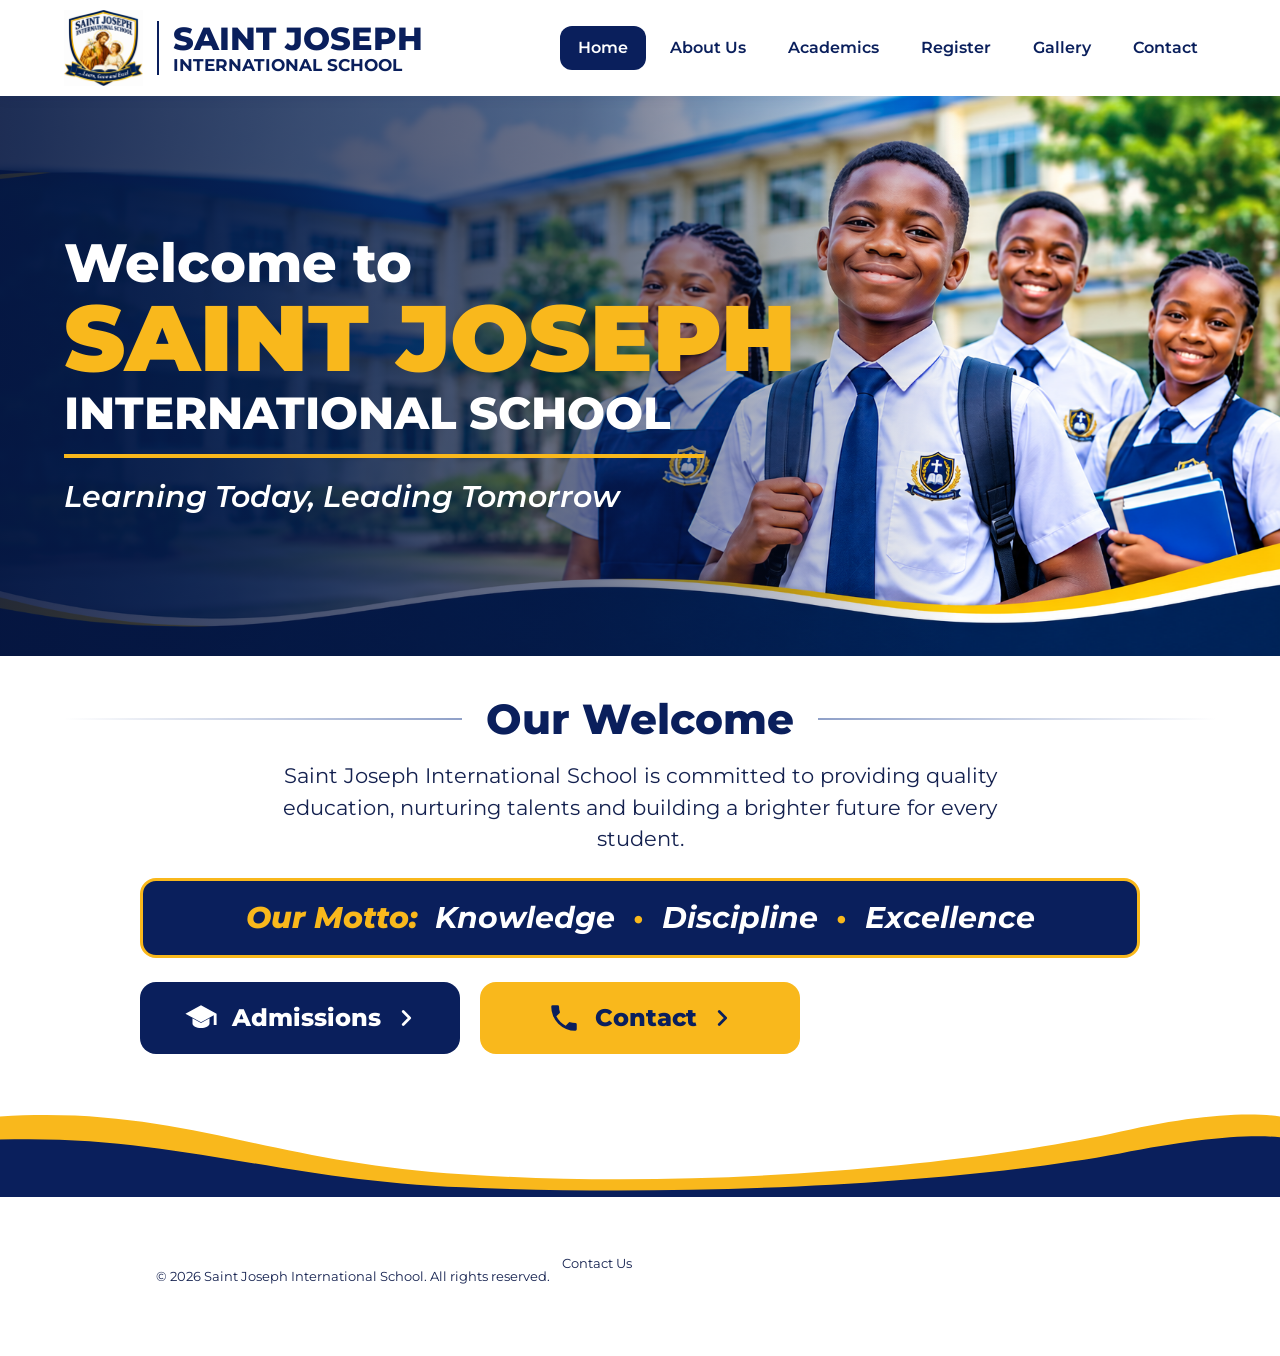
<file: index.html>
<!DOCTYPE html>
<html lang="en">
<head>
  <meta charset="UTF-8">
  <meta name="viewport" content="width=device-width, initial-scale=1">
  <title>Saint Joseph International School</title>
  <meta name="description" content="Saint Joseph International School provides quality education, nurtures talents and builds a brighter future for every student.">
  <link rel="preconnect" href="https://fonts.googleapis.com">
  <link rel="preconnect" href="https://fonts.gstatic.com" crossorigin>
  <link href="https://fonts.googleapis.com/css2?family=Montserrat:ital,wght@0,500;0,600;0,700;0,800;0,900;1,600;1,700;1,800&display=swap" rel="stylesheet">
  <link rel="stylesheet" href="Home.css">
  <link rel="stylesheet" href="Nav.css">
</head>
<body>
  <header class="site-header">
    <a class="brand" href="home.html">
      <img src="T/L.png" alt="Saint Joseph International School crest">
      <div class="brand-text">
        <strong>SAINT JOSEPH</strong>
        <span>INTERNATIONAL SCHOOL</span>
      </div>
    </a>

    <input type="checkbox" id="menuToggle" class="menu-toggle" aria-label="Toggle menu">
    <label for="menuToggle" class="menu-btn" aria-hidden="true"><span></span></label>

    <nav class="main-nav" id="mainNav" aria-label="Main">
      <ul>
        <li><a class="active" href="home.html" aria-current="page">Home</a></li>
        <li><a href="AboutUs.html">About Us</a></li>
        <li><a href="Academics.html">Academics</a></li>
        <li><a href="Register.html">Register</a></li>
        <li><a href="gallery.html">Gallery</a></li>
        <li><a href="C.html">Contact</a></li>
      </ul>
    </nav>
  </header>

  <main>
    <section class="hero">
      <div class="hero-content">
        <p class="welcome-to">Welcome to</p>
        <h1 class="hero-name">SAINT JOSEPH</h1>
        <p class="hero-sub">INTERNATIONAL SCHOOL</p>
        <hr class="hero-line">
        <p class="tagline">Learning Today, Leading Tomorrow</p>
      </div>
    </section>

    <section class="welcome">
      <h2 class="section-title">Our Welcome</h2>
      <p>Saint Joseph International School is committed to providing quality education, nurturing talents and building a brighter future for every student.</p>
    </section>

    <div class="motto">
      <span class="label">Our Motto:</span>
      <span>Knowledge</span>
      <span class="dot" aria-hidden="true">&bull;</span>
      <span>Discipline</span>
      <span class="dot" aria-hidden="true">&bull;</span>
      <span>Excellence</span>
    </div>

    <div class="actions">
      <a class="btn" href="Register.html">
        <svg viewBox="0 0 24 24" aria-hidden="true"><path d="M12 3 1 9l11 6 9-4.9V17h2V9L12 3Zm-6 9.2v3.6c0 1.7 2.7 3.2 6 3.2s6-1.5 6-3.2v-3.6l-6 3.3-6-3.3Z"/></svg>
        Admissions
        <svg class="chev" viewBox="0 0 24 24" aria-hidden="true"><path d="m9 5 7 7-7 7"/></svg>
      </a>
      <a class="btn gold" href="C.html">
        <svg viewBox="0 0 24 24" aria-hidden="true"><path d="M6.6 10.8a15.1 15.1 0 0 0 6.6 6.6l2.2-2.2a1 1 0 0 1 1-.25c1.1.37 2.3.57 3.6.57a1 1 0 0 1 1 1V20a1 1 0 0 1-1 1A17 17 0 0 1 3 4a1 1 0 0 1 1-1h3.5a1 1 0 0 1 1 1c0 1.3.2 2.5.57 3.6a1 1 0 0 1-.25 1L6.6 10.8Z"/></svg>
        Contact
        <svg class="chev" viewBox="0 0 24 24" aria-hidden="true"><path d="m9 5 7 7-7 7"/></svg>
      </a>
       
    </div>
  </main>

  <svg class="wave" viewBox="0 0 1440 100" preserveAspectRatio="none" aria-hidden="true">
    <path fill="#f9b81c" d="M0,30 C200,20 300,70 520,80 C800,95 1100,70 1250,45 C1330,30 1400,25 1440,30 L1440,100 L0,100 Z"/>
    <path fill="#0a1f5c" d="M0,50 C200,45 320,88 540,92 C820,100 1100,85 1260,62 C1340,50 1400,45 1440,48 L1440,100 L0,100 Z"/>
  </svg>
  
<section class="info" id="contact">
    
  <footer class="footer">
    <p>&copy; 2026 Saint Joseph International School. All rights reserved.</p>
    <a href="C.html" class="btn-register">Contact Us </a>
  </footer>
  </section>

  
  
</body>
</html>
</file>
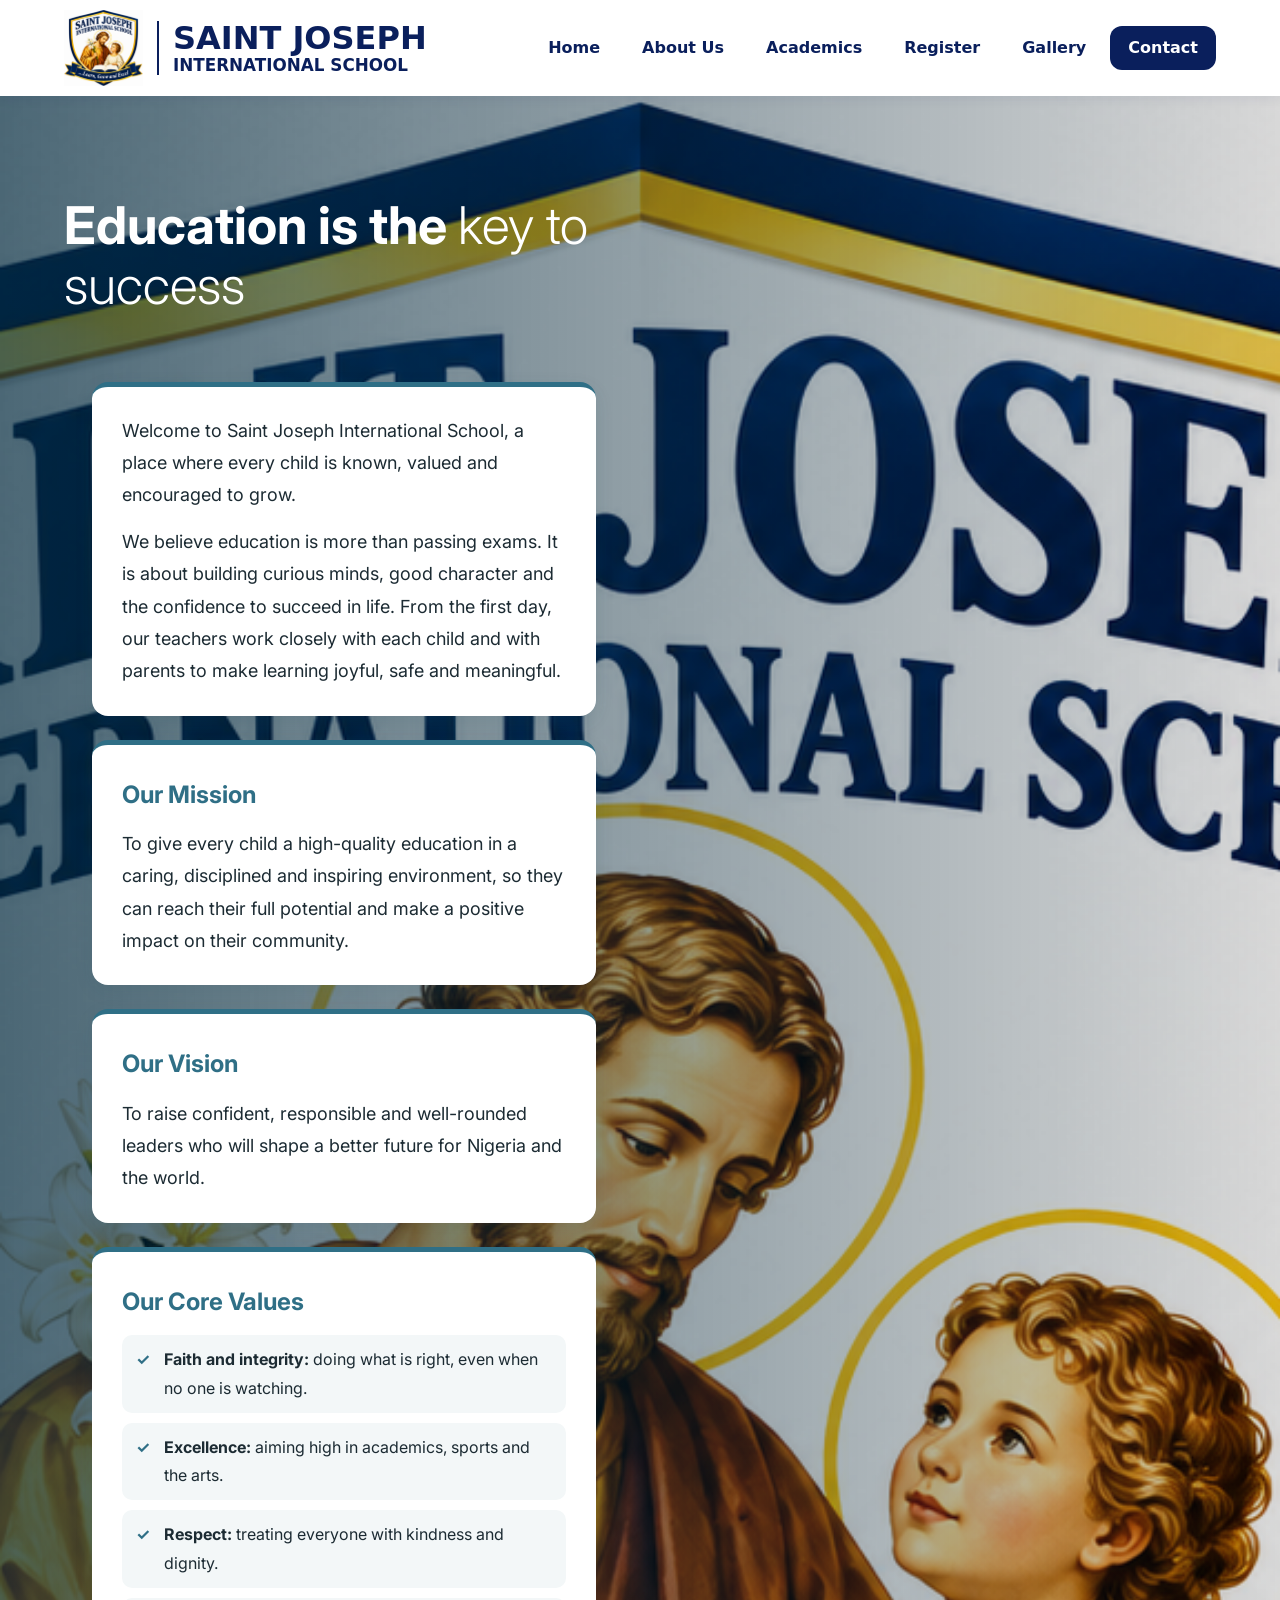
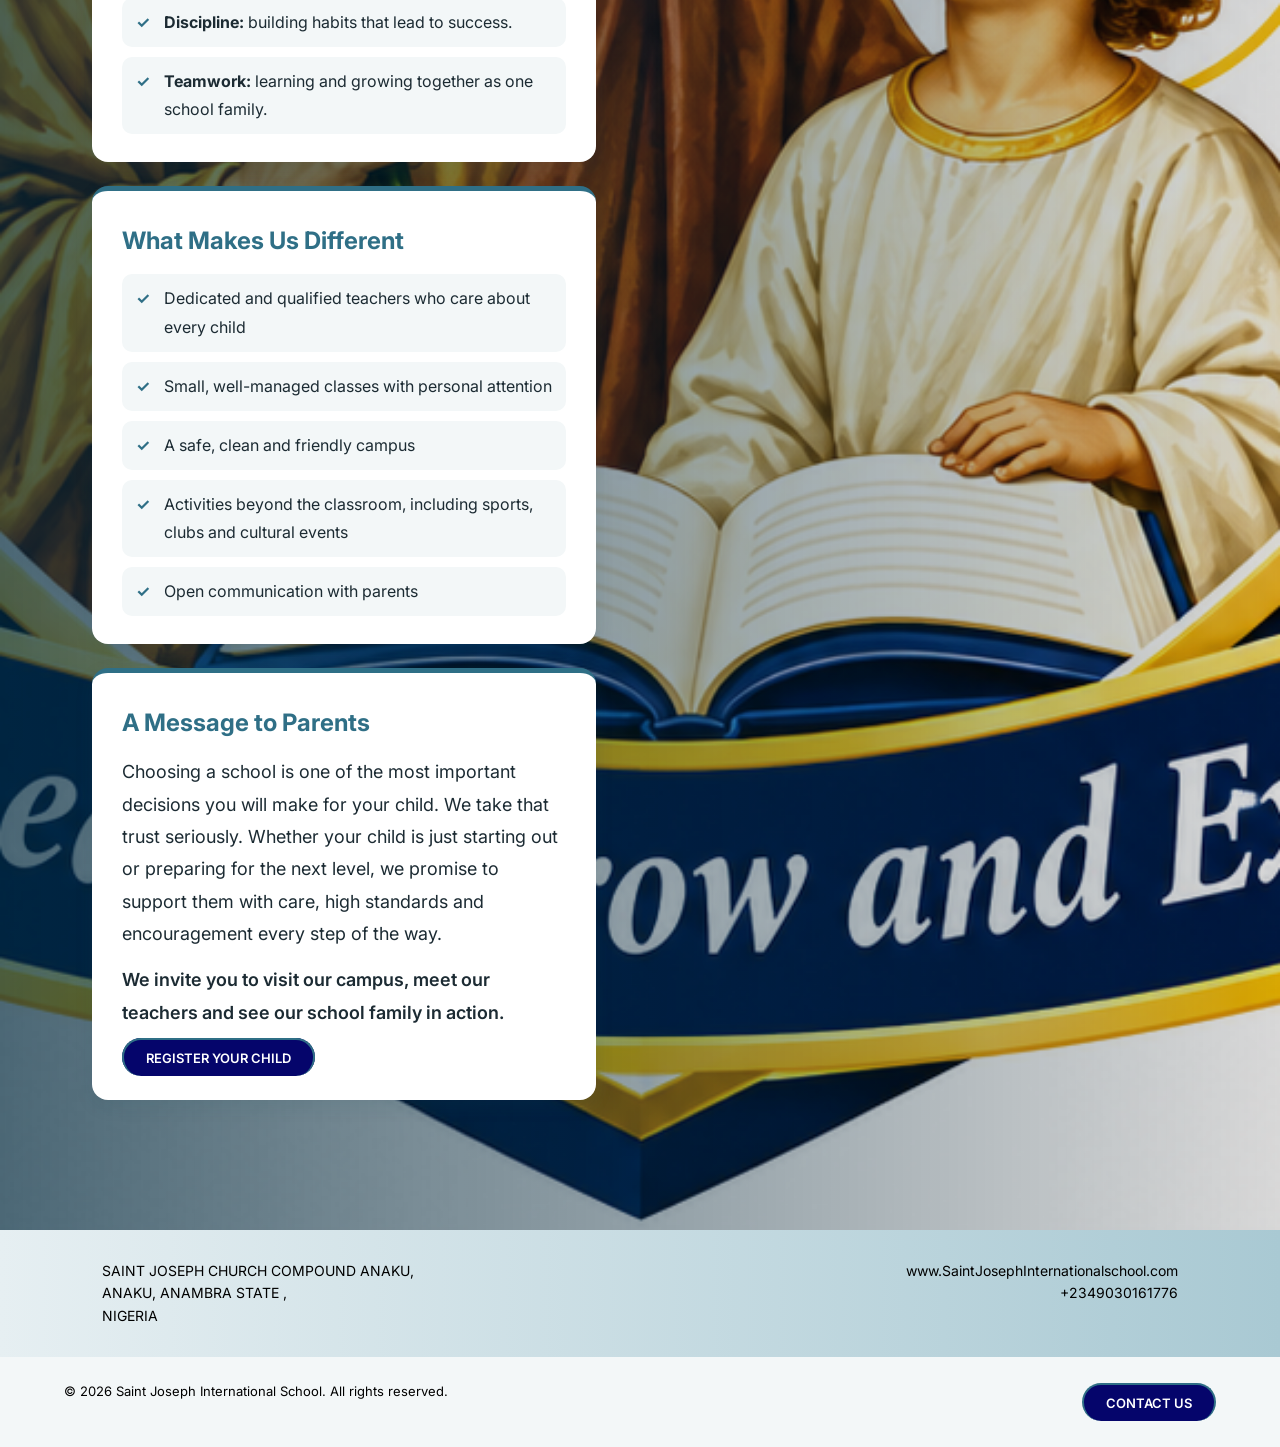
<file: AboutUs.html>
<!DOCTYPE html>
<html lang="en">
<head>
  <meta charset="UTF-8">
  <meta name="viewport" content="width=device-width, initial-scale=1">
  <title>Saint Joseph International School</title>
  <link rel="stylesheet" href="AboutUs.css">
  <link rel="stylesheet" href="Nav.css">
  <link href="https://fonts.googleapis.com/css2?family=Inter:wght@300;400;600;700&display=swap" rel="stylesheet">
</head>
<body>
  <header class="site-header">
  <a class="brand" href="home.html">
    <img src="T/L.png" alt="Saint Joseph International School crest">
    <div class="brand-text">
      <strong>SAINT JOSEPH</strong>
      <span>INTERNATIONAL SCHOOL</span>
    </div>
  </a>

  <input type="checkbox" id="menuToggle" class="menu-toggle" aria-label="Toggle menu">
  <label for="menuToggle" class="menu-btn" aria-hidden="true"><span></span></label>

  <nav class="main-nav" id="mainNav" aria-label="Main">
    <ul>
      <li><a href="home.html">Home</a></li>
      <li><a href="AboutUs.html">About Us</a></li>
      <li><a href="Academics.html">Academics</a></li>
      <li><a href="Register.html">Register</a></li>
      <li><a href="gallery.html">Gallery</a></li>
      <li><a class="active" href="C.html" aria-current="page">Contact</a></li>
    </ul>
  </nav>
  </header>
    

  <section class="hero">
    <div class="hero-text">
      <h1>Education is the <span>key to success</span></h1>
      

      <main class="about-wrap">

    <section>
      <p>
        Welcome to Saint Joseph International School, a place where every child
        is known, valued and encouraged to grow.
      </p>
      <p>
        We believe education is more than passing exams. It is about building
        curious minds, good character and the confidence to succeed in life.
        From the first day, our teachers work closely with each child and with
        parents to make learning joyful, safe and meaningful.
      </p>
    </section>

    <section>
      <h2>Our Mission</h2>
      <p>
        To give every child a high-quality education in a caring, disciplined
        and inspiring environment, so they can reach their full potential and
        make a positive impact on their community.
      </p>
    </section>

    <section>
      <h2>Our Vision</h2>
      <p>
        To raise confident, responsible and well-rounded leaders who will shape
        a better future for Nigeria and the world.
      </p>
    </section>

    <section>
      <h2>Our Core Values</h2>
      <ul>
        <li><strong>Faith and integrity:</strong> doing what is right, even when no one is watching.</li>
        <li><strong>Excellence:</strong> aiming high in academics, sports and the arts.</li>
        <li><strong>Respect:</strong> treating everyone with kindness and dignity.</li>
        <li><strong>Discipline:</strong> building habits that lead to success.</li>
        <li><strong>Teamwork:</strong> learning and growing together as one school family.</li>
      </ul>
    </section>

    <section>
      <h2>What Makes Us Different</h2>
      <ul>
        <li>Dedicated and qualified teachers who care about every child</li>
        <li>Small, well-managed classes with personal attention</li>
        <li>A safe, clean and friendly campus</li>
        <li>Activities beyond the classroom, including sports, clubs and cultural events</li>
        <li>Open communication with parents</li>
      </ul>
    </section>

    <section>
      <h2>A Message to Parents</h2>
      <p>
        Choosing a school is one of the most important decisions you will make
        for your child. We take that trust seriously. Whether your child is just
        starting out or preparing for the next level, we promise to support them
        with care, high standards and encouragement every step of the way.
      </p>
      <p class="invite">
        We invite you to visit our campus, meet our teachers and see our school
        family in action.
      </p>
      <a href="Register.html" class="btn-register">Register your child</a>
    </section>

      </main>

      
    </div>
  </section>

  <section class="info" id="contact">
    <address>
      SAINT JOSEPH CHURCH COMPOUND ANAKU,<br>
      ANAKU, ANAMBRA STATE ,<br>
      NIGERIA
    </address>
    <div class="contact">
      www.SaintJosephInternationalschool.com<br>
      +2349030161776
    </div>
  </section>

  <footer class="footer">
    <p>&copy; 2026 Saint Joseph International School. All rights reserved.</p>
    <a href="C.html" class="btn-register">Contact Us </a>
  </footer>

</body>
</html>
</file>
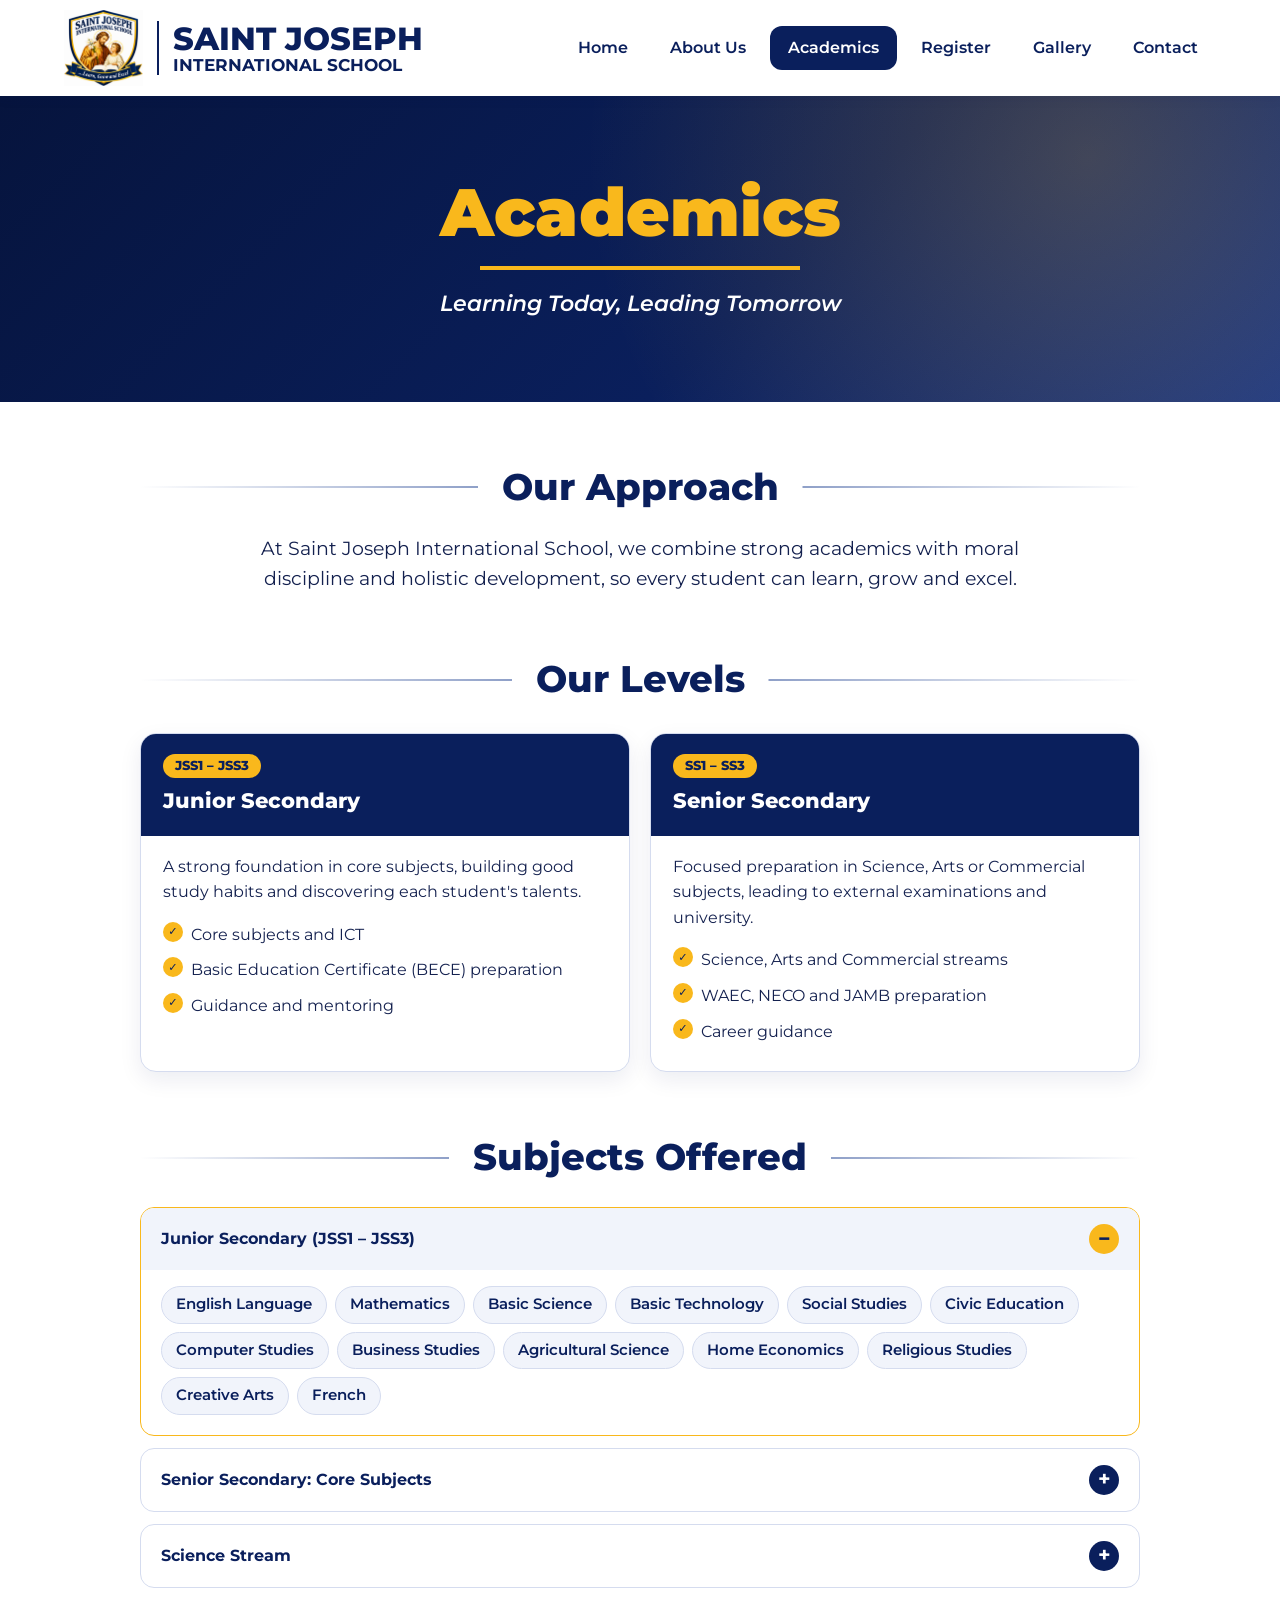
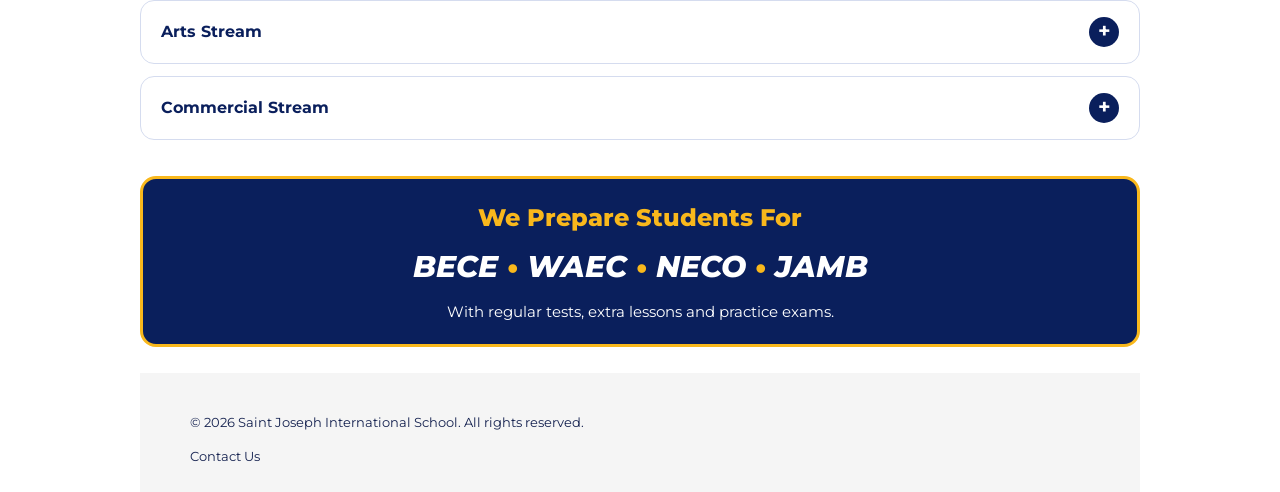
<file: Academics.html>
<!DOCTYPE html>
<html lang="en">
<head>
  <meta charset="UTF-8">
  <meta name="viewport" content="width=device-width, initial-scale=1">
  <title>Academics | Saint Joseph International School</title>
  <meta name="description" content="Explore the academic programmes at Saint Joseph International School: Junior and Senior Secondary, subjects, exams and school calendar.">
  <link rel="preconnect" href="https://fonts.googleapis.com">
  <link rel="preconnect" href="https://fonts.gstatic.com" crossorigin>
  <link href="https://fonts.googleapis.com/css2?family=Montserrat:ital,wght@0,500;0,600;0,700;0,800;0,900;1,600;1,700;1,800&display=swap" rel="stylesheet">
  <link rel="stylesheet" href="Nav.css">
  <link rel="stylesheet" href="Academics.css">
</head>
<body>
  <header class="site-header">
    <a class="brand" href="home.html">
      <img src="T/L.png" alt="Saint Joseph International School crest">
      <div class="brand-text">
        <strong>SAINT JOSEPH</strong>
        <span>INTERNATIONAL SCHOOL</span>
      </div>
    </a>

    <input type="checkbox" id="menuToggle" class="menu-toggle" aria-label="Toggle menu">
    <label for="menuToggle" class="menu-btn" aria-hidden="true"><span></span></label>

    <nav class="main-nav" id="mainNav" aria-label="Main">
      <ul>
        <li><a href="home.html">Home</a></li>
        <li><a href="AboutUs.html">About Us</a></li>
        <li><a class="active" href="Academics.html" aria-current="page">Academics</a></li>
        <li><a href="Register.html">Register</a></li>
        <li><a href="gallery.html">Gallery</a></li>
        <li><a href="contact.html">Contact</a></li>
      </ul>
    </nav>
  </header>

  <main>
    <section class="page-hero">
      <h1>Academics</h1>
      <hr class="hero-line">
      <p>Learning Today, Leading Tomorrow</p>
    </section>

    <div class="container">

      <!-- Introduction -->
      <section class="section">
        <h2 class="section-title">Our Approach</h2>
        <p class="lead">At Saint Joseph International School, we combine strong academics with moral discipline and holistic development, so every student can learn, grow and excel.</p>
      </section>

      <!-- Levels -->
      <section class="section">
        <h2 class="section-title">Our Levels</h2>
        <div class="levels">
          <article class="card">
            <div class="card-head">
              <span class="badge">JSS1 &ndash; JSS3</span>
              <h3>Junior Secondary</h3>
            </div>
            <div class="card-body">
              <p>A strong foundation in core subjects, building good study habits and discovering each student's talents.</p>
              <ul class="ticks">
                <li>Core subjects and ICT</li>
                <li>Basic Education Certificate (BECE) preparation</li>
                <li>Guidance and mentoring</li>
              </ul>
            </div>
          </article>

          <article class="card">
            <div class="card-head">
              <span class="badge">SS1 &ndash; SS3</span>
              <h3>Senior Secondary</h3>
            </div>
            <div class="card-body">
              <p>Focused preparation in Science, Arts or Commercial subjects, leading to external examinations and university.</p>
              <ul class="ticks">
                <li>Science, Arts and Commercial streams</li>
                <li>WAEC, NECO and JAMB preparation</li>
                <li>Career guidance</li>
              </ul>
            </div>
          </article>
        </div>
      </section>

      <!-- Subjects -->
      <section class="section">
        <h2 class="section-title">Subjects Offered</h2>
        <div class="subjects">
          <details open>
            <summary>Junior Secondary (JSS1 &ndash; JSS3)</summary>
            <ul class="chips">
              <li>English Language</li>
              <li>Mathematics</li>
              <li>Basic Science</li>
              <li>Basic Technology</li>
              <li>Social Studies</li>
              <li>Civic Education</li>
              <li>Computer Studies</li>
              <li>Business Studies</li>
              <li>Agricultural Science</li>
              <li>Home Economics</li>
              <li>Religious Studies</li>
              <li>Creative Arts</li>
              <li>French</li>
            </ul>
          </details>

          <details>
            <summary>Senior Secondary: Core Subjects</summary>
            <ul class="chips">
              <li>English Language</li>
              <li>General Mathematics</li>
              <li>Civic Education</li>
              <li>Computer Studies</li>
              <li>Entrepreneurship</li>
            </ul>
          </details>

          <details>
            <summary>Science Stream</summary>
            <ul class="chips">
              <li>Physics</li>
              <li>Chemistry</li>
              <li>Biology</li>
              <li>Further Mathematics</li>
              <li>Agricultural Science</li>
              <li>Technical Drawing</li>
            </ul>
          </details>

          <details>
            <summary>Arts Stream</summary>
            <ul class="chips">
              <li>Literature in English</li>
              <li>Government</li>
              <li>History</li>
              <li>Christian Religious Studies</li>
              <li>Geography</li>
            </ul>
          </details>

          <details>
            <summary>Commercial Stream</summary>
            <ul class="chips">
              <li>Financial Accounting</li>
              <li>Commerce</li>
              <li>Economics</li>
              <li>Office Practice</li>
            </ul>
          </details>
        </div>
      </section>

      <!-- Exams -->
      <section class="exams">
        <h2>We Prepare Students For</h2>
        <p class="exam-list">BECE <span>&bull;</span> WAEC <span>&bull;</span> NECO <span>&bull;</span> JAMB</p>
        <p>With regular tests, extra lessons and practice exams.</p>
      </section>
        <br>

  <footer class="footer">
    <p>&copy; 2026 Saint Joseph International School. All rights reserved.</p>
    <a href="C.html" class="btn-register">Contact Us </a>
  </footer>
</file>
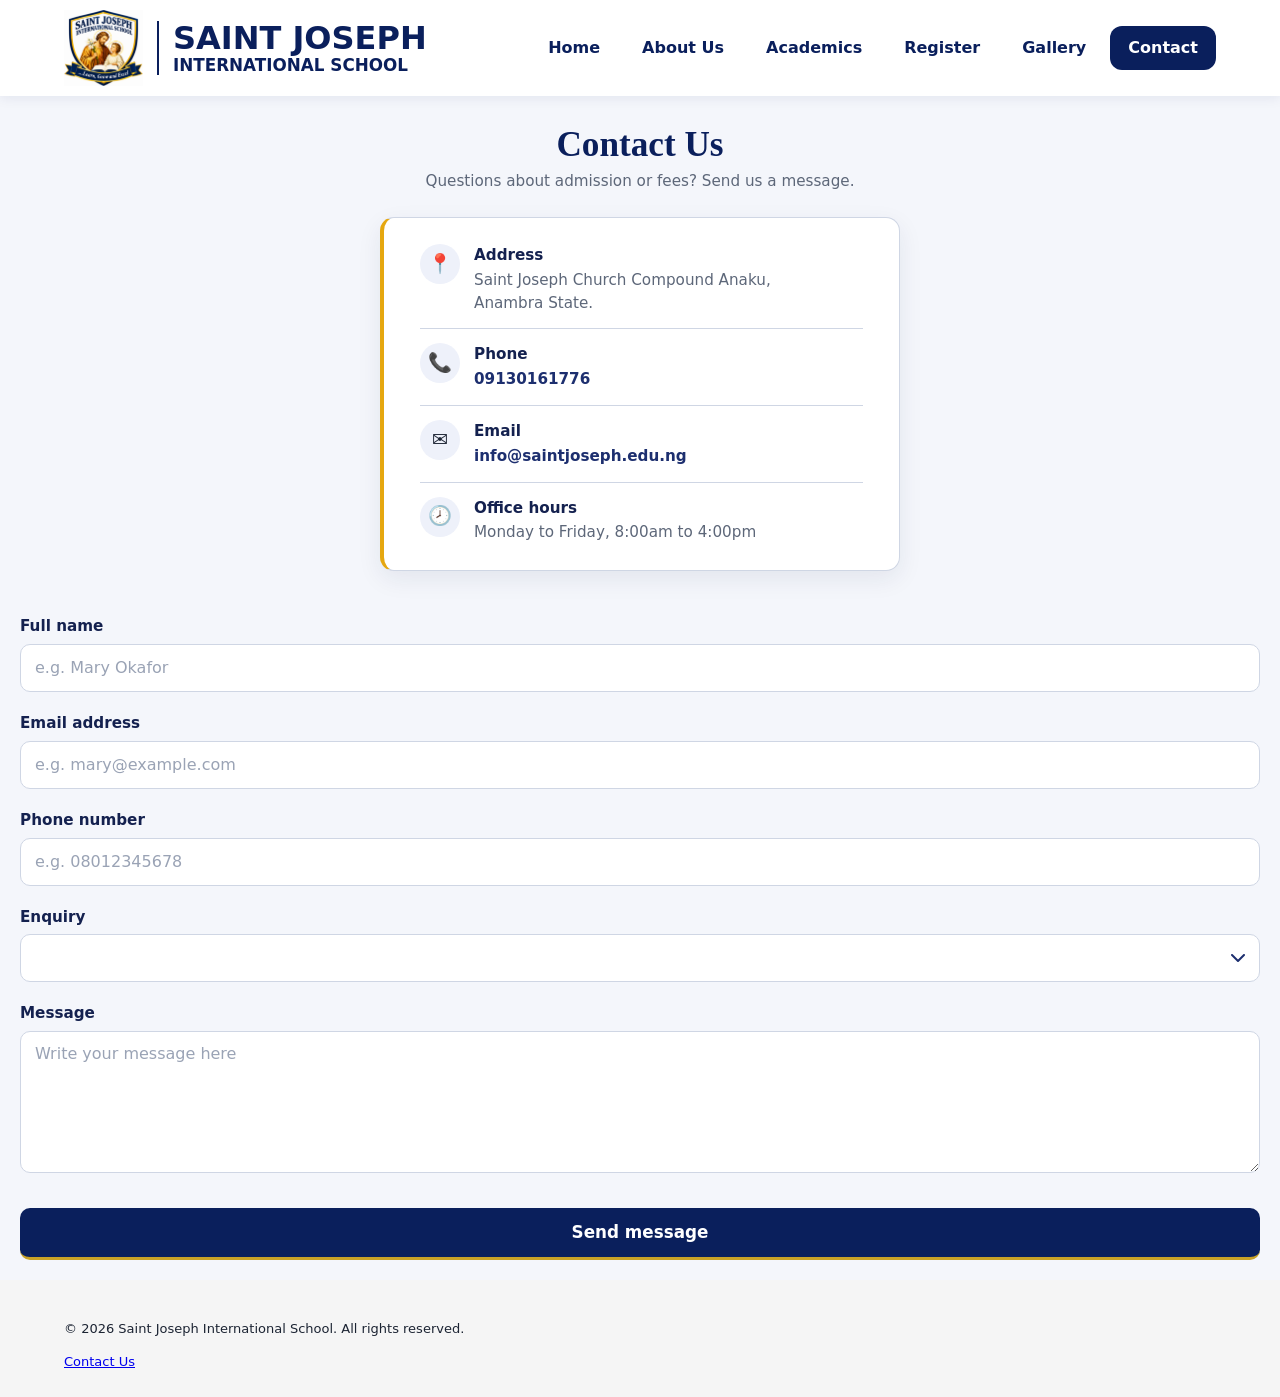
<file: C.html>
<!DOCTYPE html>
<html lang="en">
<head>
  <meta charset="UTF-8">
  <meta name="viewport" content="width=device-width, initial-scale=1">
  <title>Contact Us | Saint Joseph International School</title>
  <link rel="stylesheet" href="C.css">
  <link rel="stylesheet" href="Nav.css">
</head>
<body>
  <header class="site-header">
  <a class="brand" href="home.html">
    <img src="T/L.png" alt="Saint Joseph International School crest">
    <div class="brand-text">
      <strong>SAINT JOSEPH</strong>
      <span>INTERNATIONAL SCHOOL</span>
    </div>
  </a>

  <input type="checkbox" id="menuToggle" class="menu-toggle" aria-label="Toggle menu">
  <label for="menuToggle" class="menu-btn" aria-hidden="true"><span></span></label>

  <nav class="main-nav" id="mainNav" aria-label="Main">
    <ul>
      <li><a href="home.html">Home</a></li>
      <li><a href="AboutUs.html">About Us</a></li>
      <li><a href="Academics.html">Academics</a></li>
      <li><a href="Register.html">Register</a></li>
      <li><a href="gallery.html">Gallery</a></li>
      <li><a class="active" href="C.html" aria-current="page">Contact</a></li>
    </ul>
  </nav>
  </header>

  <h1 class="page-title">Contact Us</h1>
  <p class="page-sub">Questions about admission or fees? Send us a message.</p>

  <section class="contact-info">
    <div class="info-item">
      <span class="info-icon">📍</span>
      <div>
        <strong>Address</strong>
        <p>Saint Joseph Church Compound Anaku, <br> Anambra State.</p>
      </div>
    </div>
    <div class="info-item">
      <span class="info-icon">📞</span>
      <div>
        <strong>Phone</strong>
        <p><a href="tel:+2348012345678">09130161776</a></p>
      </div>
    </div>
    <div class="info-item">
      <span class="info-icon">✉️</span>
      <div>
        <strong>Email</strong>
        <p><a href="mailto:info@saintjoseph.edu.ng">info@saintjoseph.edu.ng</a></p>
      </div>
    </div>
    <div class="info-item">
      <span class="info-icon">🕗</span>
      <div>
        <strong>Office hours</strong>
        <p>Monday to Friday, 8:00am to 4:00pm</p>
      </div>
    </div>
  </section>

  <form class="reg-form" id="contactForm" novalidate style="padding:20px;">
    <div class="field">
      <label for="cName">Full name</label>
      <input type="text" id="cName" name="name" placeholder="e.g. Mary Okafor" autocomplete="name" required>
    </div>

    <div class="field">
      <label for="cEmail">Email address</label>
      <input type="email" id="cEmail" name="email" placeholder="e.g. mary@example.com" autocomplete="email" required>
    </div>

    <div class="field">
      <label for="cPhone">Phone number</label>
      <input type="tel" id="cPhone" name="phone" placeholder="e.g. 08012345678" autocomplete="tel" inputmode="tel">
    </div>

    <div class="field">
      <label for="cSubject">Enquiry</label>
      <select id="cSubject" name="subject" required>
        <option value=""></option>
        <option>Admission enquiry</option>
        <option>School fees</option>
        <option>Result or records</option>
        <option>Complaint</option>
        <option>Other</option>
      </select>
    </div>

    <div class="field">
      <label for="cMessage">Message</label>
      <textarea id="cMessage" name="message" rows="5" placeholder="Write your message here" required></textarea>
    </div>

    <button type="submit" class="submit-btn" id="sendBtn">Send message</button>
    <div class="form-message" id="contactMessage" role="status"></div>
  </form>
  <footer class="footer">
    <p>&copy; 2026 Saint Joseph International School. All rights reserved.</p>
    <a href="C.html" class="btn-register">Contact Us </a>
  </footer>
  <script>
    const form = document.getElementById('contactForm');
    const btn = document.getElementById('sendBtn');
    const msg = document.getElementById('contactMessage');

    form.addEventListener('submit', e => {
      e.preventDefault();

      if (!form.checkValidity()) {
        form.reportValidity();
        return;
      }

      btn.disabled = true;
      btn.textContent = 'Sending…';

      // TODO: replace with your real send (fetch to your server, Formspree, etc.)
      setTimeout(() => {
        msg.textContent = 'Message sent. We will reply soon.';
        msg.className = 'form-message success';
        form.reset();
        btn.disabled = false;
        btn.textContent = 'Send message';
      }, 800);
    });
  </script>
</body>
</html>
</file>
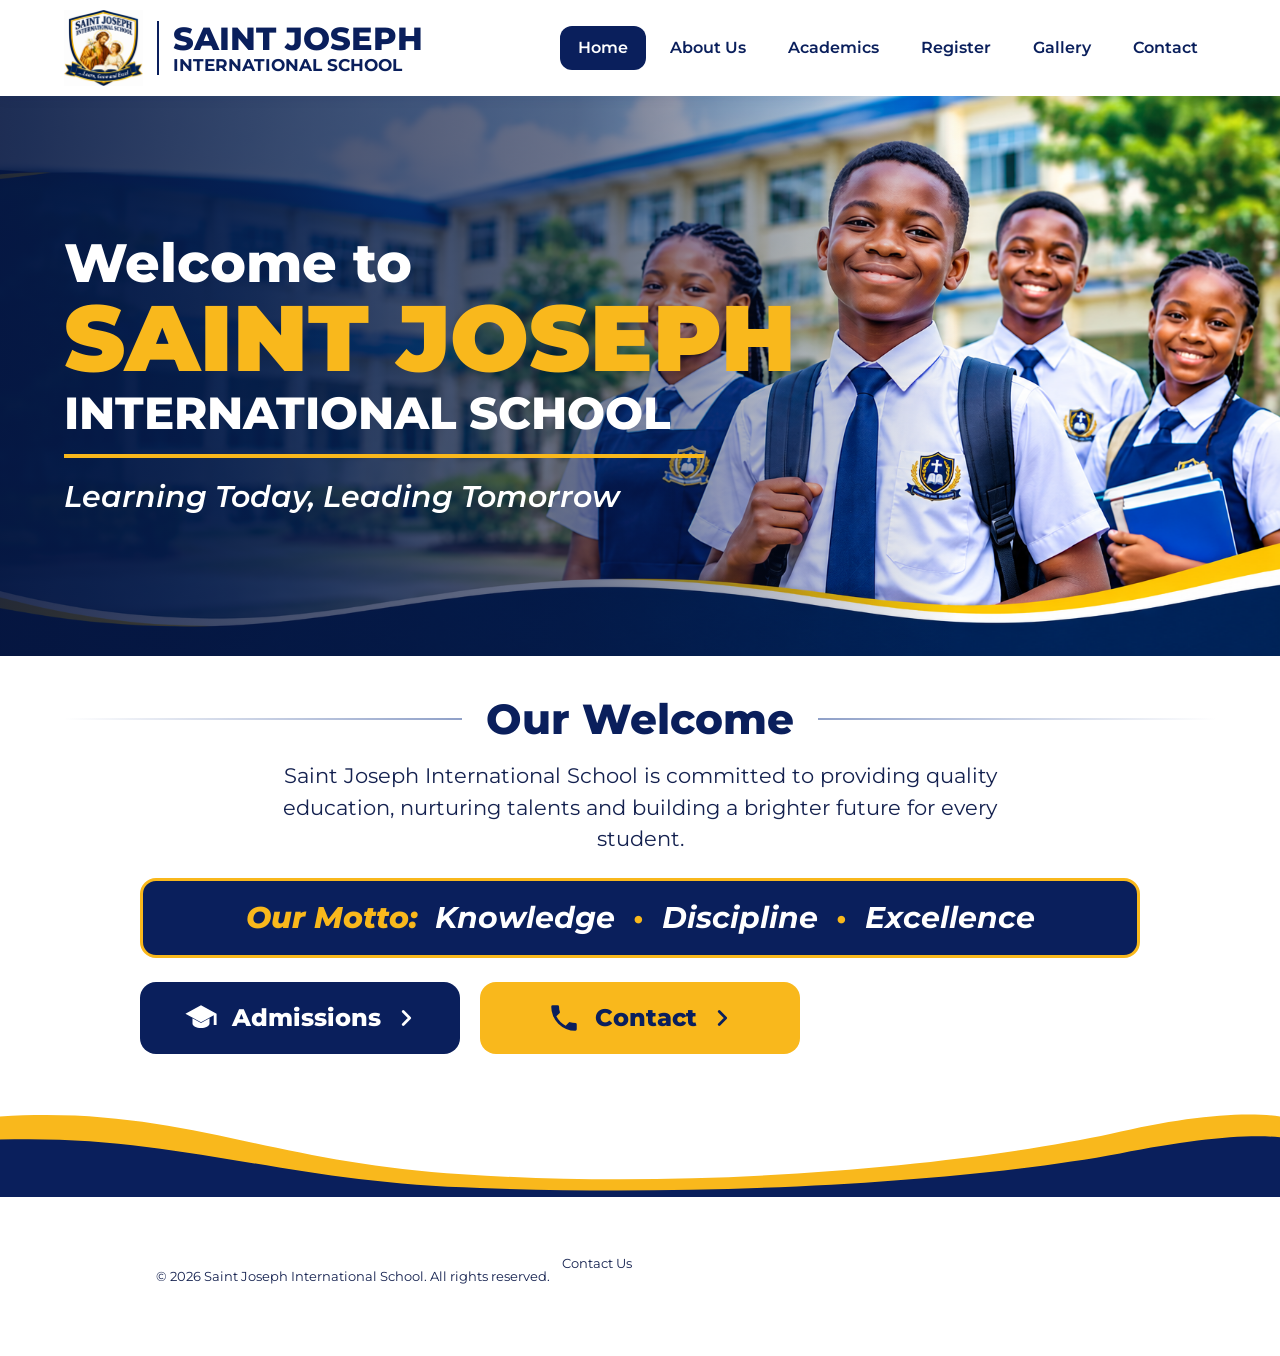
<file: Home.html>
<!DOCTYPE html>
<html lang="en">
<head>
  <meta charset="UTF-8">
  <meta name="viewport" content="width=device-width, initial-scale=1">
  <title>Saint Joseph International School</title>
  <meta name="description" content="Saint Joseph International School provides quality education, nurtures talents and builds a brighter future for every student.">
  <link rel="preconnect" href="https://fonts.googleapis.com">
  <link rel="preconnect" href="https://fonts.gstatic.com" crossorigin>
  <link href="https://fonts.googleapis.com/css2?family=Montserrat:ital,wght@0,500;0,600;0,700;0,800;0,900;1,600;1,700;1,800&display=swap" rel="stylesheet">
  <link rel="stylesheet" href="Home.css">
  <link rel="stylesheet" href="Nav.css">
</head>
<body>
  <header class="site-header">
    <a class="brand" href="home.html">
      <img src="T/L.png" alt="Saint Joseph International School crest">
      <div class="brand-text">
        <strong>SAINT JOSEPH</strong>
        <span>INTERNATIONAL SCHOOL</span>
      </div>
    </a>

    <input type="checkbox" id="menuToggle" class="menu-toggle" aria-label="Toggle menu">
    <label for="menuToggle" class="menu-btn" aria-hidden="true"><span></span></label>

    <nav class="main-nav" id="mainNav" aria-label="Main">
      <ul>
        <li><a class="active" href="home.html" aria-current="page">Home</a></li>
        <li><a href="AboutUs.html">About Us</a></li>
        <li><a href="Academics.html">Academics</a></li>
        <li><a href="Register.html">Register</a></li>
        <li><a href="gallery.html">Gallery</a></li>
        <li><a href="C.html">Contact</a></li>
      </ul>
    </nav>
  </header>

  <main>
    <section class="hero">
      <div class="hero-content">
        <p class="welcome-to">Welcome to</p>
        <h1 class="hero-name">SAINT JOSEPH</h1>
        <p class="hero-sub">INTERNATIONAL SCHOOL</p>
        <hr class="hero-line">
        <p class="tagline">Learning Today, Leading Tomorrow</p>
      </div>
    </section>

    <section class="welcome">
      <h2 class="section-title">Our Welcome</h2>
      <p>Saint Joseph International School is committed to providing quality education, nurturing talents and building a brighter future for every student.</p>
    </section>

    <div class="motto">
      <span class="label">Our Motto:</span>
      <span>Knowledge</span>
      <span class="dot" aria-hidden="true">&bull;</span>
      <span>Discipline</span>
      <span class="dot" aria-hidden="true">&bull;</span>
      <span>Excellence</span>
    </div>

    <div class="actions">
      <a class="btn" href="Register.html">
        <svg viewBox="0 0 24 24" aria-hidden="true"><path d="M12 3 1 9l11 6 9-4.9V17h2V9L12 3Zm-6 9.2v3.6c0 1.7 2.7 3.2 6 3.2s6-1.5 6-3.2v-3.6l-6 3.3-6-3.3Z"/></svg>
        Admissions
        <svg class="chev" viewBox="0 0 24 24" aria-hidden="true"><path d="m9 5 7 7-7 7"/></svg>
      </a>
      <a class="btn gold" href="C.html">
        <svg viewBox="0 0 24 24" aria-hidden="true"><path d="M6.6 10.8a15.1 15.1 0 0 0 6.6 6.6l2.2-2.2a1 1 0 0 1 1-.25c1.1.37 2.3.57 3.6.57a1 1 0 0 1 1 1V20a1 1 0 0 1-1 1A17 17 0 0 1 3 4a1 1 0 0 1 1-1h3.5a1 1 0 0 1 1 1c0 1.3.2 2.5.57 3.6a1 1 0 0 1-.25 1L6.6 10.8Z"/></svg>
        Contact
        <svg class="chev" viewBox="0 0 24 24" aria-hidden="true"><path d="m9 5 7 7-7 7"/></svg>
      </a>
       
    </div>
  </main>

  <svg class="wave" viewBox="0 0 1440 100" preserveAspectRatio="none" aria-hidden="true">
    <path fill="#f9b81c" d="M0,30 C200,20 300,70 520,80 C800,95 1100,70 1250,45 C1330,30 1400,25 1440,30 L1440,100 L0,100 Z"/>
    <path fill="#0a1f5c" d="M0,50 C200,45 320,88 540,92 C820,100 1100,85 1260,62 C1340,50 1400,45 1440,48 L1440,100 L0,100 Z"/>
  </svg>
  
<section class="info" id="contact">
    
  <footer class="footer">
    <p>&copy; 2026 Saint Joseph International School. All rights reserved.</p>
    <a href="C.html" class="btn-register">Contact Us </a>
  </footer>
  </section>

  
  
</body>
</html>
</file>
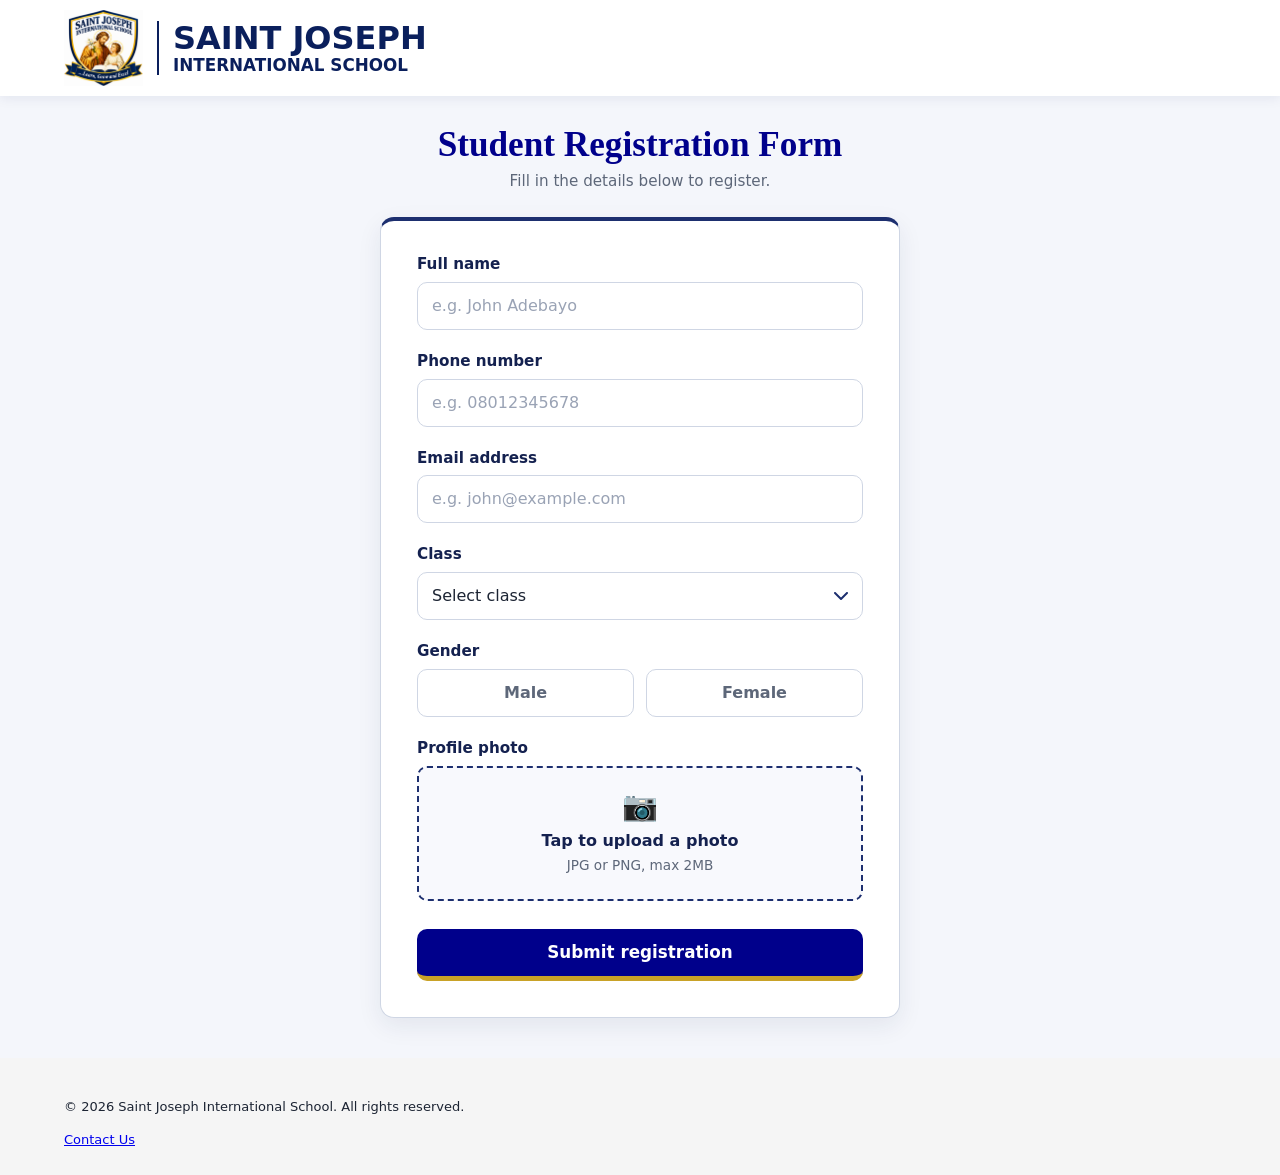
<file: Register.html>
<!DOCTYPE html>
<html lang="en">
<head>
  <meta charset="UTF-8">
  <meta name="viewport" content="width=device-width, initial-scale=1">
  <title>Registration Portal</title>
  <link rel="stylesheet" href="Register.css">
  <link rel="stylesheet" href="Nav.css">
</head>
<body>
  <header class="site-header">
  <a class="brand" href="home.html">
    <img src="T/L.png" alt="Saint Joseph International School crest">
    <div class="brand-text">
      <strong>SAINT JOSEPH</strong>
      <span>INTERNATIONAL SCHOOL</span>
    </div>
  </a>

  <input type="checkbox" id="menuToggle" class="menu-toggle" aria-label="Toggle menu">
  <label for="menuToggle" class="menu-btn" aria-hidden="true"><span></span></label>

  <nav class="main-nav" id="mainNav" aria-label="Main">
    <ul>
      <li><a href="home.html">Home</a></li>
      <li><a href="AboutUs.html">About Us</a></li>
      <li><a href="Academics.html">Academics</a></li>
      <li><a href="Register.html">Register</a></li>
      <li><a href="gallery.html">Gallery</a></li>
      <li><a class="active" href="C.html" aria-current="page">Contact</a></li>
    </ul>
  </nav>
  </header>
  

  <h1 class="page-title">Student Registration Form</h1>
  <p class="page-sub">Fill in the details below to register.</p>

  <form class="reg-form" id="regForm" novalidate>
    <div class="field">
      <label for="name">Full name</label>
      <input type="text" id="name" name="name" placeholder="e.g. John Adebayo" autocomplete="name" required>
    </div>

    <div class="field">
      <label for="phone">Phone number</label>
      <input type="tel" id="phone" name="phone" placeholder="e.g. 08012345678" autocomplete="tel" inputmode="tel" required>
    </div>

    <div class="field">
      <label for="email">Email address</label>
      <input type="email" id="email" name="email" placeholder="e.g. john@example.com" autocomplete="email" required>
    </div>

    <div class="field">
      <label for="studentClass">Class</label>
      <select id="studentClass" name="class" required>
        <option value="">Select class</option>
        <option>JSS1</option>
        <option>JSS2</option>
        <option>JSS3</option>
        <option>SS1</option>
        <option>SS2</option>
        <option>SS3</option>
      </select>
    </div>

    <fieldset class="field">
      <legend>Gender</legend>
      <div class="radios">
        <label class="pill"><input type="radio" name="gender" value="male" required><span>Male</span></label>
        <label class="pill"><input type="radio" name="gender" value="female"><span>Female</span></label>
      </div>
    </fieldset>

    <div class="field">
      <span class="field-label">Profile photo</span>
      <div class="upload-area" id="uploadArea" role="button" tabindex="0">
        <div class="upload-icon">📷</div>
        <p class="upload-title">Tap to upload a photo</p>
        <p class="upload-hint">JPG or PNG, max 2MB</p>
      </div>
      <input type="file" id="photo" name="photo" accept="image/*" hidden>

      <div class="upload-preview" id="uploadPreview">
        <img id="previewImg" alt="Photo preview">
        <p id="fileName"></p>
        <button type="button" id="removeBtn">Remove photo</button>
      </div>
    </div>

    <button type="submit" class="submit-btn" id="submitBtn">Submit registration</button>
    <div class="form-message" id="formMessage" role="status"></div>
  </form>
  <footer class="footer">
    <p>&copy; 2026 Saint Joseph International School. All rights reserved.</p>
    <a href="C.html" class="btn-register">Contact Us </a>
  </footer>

  <script>
    const MAX_SIZE = 2 * 1024 * 1024; // 2MB

    const form = document.getElementById('regForm');
    const area = document.getElementById('uploadArea');
    const input = document.getElementById('photo');
    const preview = document.getElementById('uploadPreview');
    const img = document.getElementById('previewImg');
    const nameEl = document.getElementById('fileName');
    const msg = document.getElementById('formMessage');
    const submitBtn = document.getElementById('submitBtn');

    function showMessage(text, type) {
      msg.textContent = text;
      msg.className = 'form-message ' + type;
    }

    function clearPhoto() {
      input.value = '';
      preview.style.display = 'none';
      area.style.display = 'block';
    }

    function showFile(file) {
      if (!file) return;
      if (!file.type.startsWith('image/')) {
        showMessage('Please choose an image file (JPG or PNG).', 'error');
        return;
      }
      if (file.size > MAX_SIZE) {
        showMessage('Photo is too large. Please choose one under 2MB.', 'error');
        clearPhoto();
        return;
      }
      msg.className = 'form-message';
      img.src = URL.createObjectURL(file);
      nameEl.textContent = file.name;
      preview.style.display = 'block';
      area.style.display = 'none';
    }

    area.addEventListener('click', () => input.click());
    a
</file>
<file: Home.css>
/* H.css - Home page for home.html */

:root {
  --navy: #0a1f5c;
  --navy-dark: #06143d;
  --gold: #f9b81c;
  --ink: #14214f;
  --white: #ffffff;
}

*,
*::before,
*::after {
  box-sizing: border-box;
}

html {
  -webkit-text-size-adjust: 100%;
}

body {
  margin: 0;
  font-family: "Montserrat", system-ui, -apple-system, "Segoe UI", Roboto, sans-serif;
  color: var(--ink);
  background: var(--white);
  line-height: 1.5;
}

a {
  color: inherit;
  text-decoration: none;
}

a:focus-visible {
  outline: 3px solid var(--gold);
  outline-offset: 2px;
}

/* ================= HEADER ================= */
.site-header {
  position: sticky;
  top: 0;
  z-index: 50;
  display: flex;
  align-items: center;
  justify-content: space-between;
  gap: 16px;
  padding: 10px 5vw;
  background: var(--white);
  box-shadow: 0 2px 12px rgba(10, 31, 92, 0.08);
}

.brand {
  display: flex;
  align-items: center;
  gap: 14px;
}

.brand img {
  display: block;
  height: clamp(48px, 7vw, 76px);
  width: auto;
}

.brand-text {
  padding-left: 14px;
  border-left: 2px solid var(--navy);
  color: var(--navy);
  line-height: 1.1;
}

.brand-text strong {
  display: block;
  font-size: clamp(1.1rem, 3vw, 2rem);
  font-weight: 800;
}

.brand-text span {
  display: block;
  font-size: clamp(0.65rem, 1.6vw, 1.05rem);
  font-weight: 700;
}

/* ---------- Desktop menu ---------- */
.main-nav ul {
  display: flex;
  gap: 6px;
  margin: 0;
  padding: 0;
  list-style: none;
}

.main-nav a {
  display: block;
  padding: 10px 18px;
  border-radius: 12px;
  font-weight: 600;
  color: var(--navy);
  transition: background 0.15s, color 0.15s;
}

.main-nav a:hover {
  background: #e8ecf8;
}

.main-nav a.active {
  background: var(--navy);
  color: var(--white);
}

/* ---------- Mobile menu button (checkbox toggle, no JavaScript) ---------- */
.menu-toggle {
  position: absolute;
  opacity: 0;
  width: 1px;
  height: 1px;
  pointer-events: none;
}

.menu-btn {
  display: none;
  align-items: center;
  justify-content: center;
  width: 44px;
  height: 44px;
  background: var(--navy);
  border-radius: 10px;
  cursor: pointer;
  -webkit-tap-highlight-color: transparent;
}

.menu-btn span,
.menu-btn span::before,
.menu-btn span::after {
  display: block;
  width: 22px;
  height: 3px;
  background: var(--white);
  border-radius: 2px;
  content: "";
  transition: transform 0.2s, background 0.2s;
}

.menu-btn span {
  position: relative;
}

.menu-btn span::before,
.menu-btn span::after {
  position: absolute;
  left: 0;
}

.menu-btn span::before {
  top: -7px;
}

.menu-btn span::after {
  top: 7px;
}

.menu-toggle:focus-visible + .menu-btn {
  outline: 3px solid var(--gold);
  outline-offset: 2px;
}

/* Button turns into an X when the menu is open */
.menu-toggle:checked + .menu-btn span {
  background: transparent;
}

.menu-toggle:checked + .menu-btn span::before {
  top: 0;
  transform: rotate(45deg);
}

.menu-toggle:checked + .menu-btn span::after {
  top: 0;
  transform: rotate(-45deg);
}

@media (max-width: 1180px) {
  .main-nav a {
    padding: 10px 12px;
    font-size: 0.92rem;
  }
}

@media (max-width: 960px) {
  .menu-btn {
    display: flex;
  }

  .main-nav {
    display: none;
    position: absolute;
    top: 100%;
    left: 0;
    right: 0;
    padding: 8px 5vw 16px;
    background: var(--white);
    box-shadow: 0 10px 20px rgba(10, 31, 92, 0.12);
  }

  .menu-toggle:checked ~ .main-nav {
    display: block;
  }

  .main-nav ul {
    flex-direction: column;
  }
}

/* ================= HERO ================= */
.hero {
  display: flex;
  align-items: center;
  min-height: clamp(380px, 46vw, 560px);
  padding: 40px 5vw;
  color: var(--white);
  background:
    linear-gradient(90deg, rgba(6, 20, 61, 0.88) 0%, rgba(6, 20, 61, 0.6) 45%, rgba(6, 20, 61, 0) 75%),
    url("T/L1.png") center right / cover no-repeat,
    #1c3a8a;
}

.hero-content {
  max-width: 760px;
}

.welcome-to {
  margin: 0;
  font-size: clamp(1.6rem, 4.2vw, 3.4rem);
  font-weight: 800;
  line-height: 1.1;
}

.hero-name {
  margin: 0;
  font-size: clamp(2.4rem, 7.4vw, 5.8rem);
  font-weight: 900;
  line-height: 1;
  color: var(--gold);
}

.hero-sub {
  margin: 4px 0 0;
  font-size: clamp(1.2rem, 3.6vw, 2.8rem);
  font-weight: 800;
  line-height: 1.1;
}

.hero-line {
  width: min(100%, 640px);
  height: 4px;
  margin: 16px 0;
  background: var(--gold);
  border: 0;
}

.tagline {
  margin: 0;
  font-size: clamp(1rem, 2.4vw, 1.9rem);
  font-style: italic;
  font-weight: 600;
}

@media (max-width: 700px) {
  .hero {
    background:
      linear-gradient(180deg, rgba(6, 20, 61, 0.8) 0%, rgba(6, 20, 61, 0.65) 100%),
      url("T/L1.png") center / cover no-repeat,
      #1c3a8a;
  }
}

/* ================= WELCOME ================= */
.welcome {
  padding: 32px 5vw 0;
  text-align: center;
}

.section-title {
  display: flex;
  align-items: center;
  gap: 24px;
  margin: 0 0 10px;
  font-size: clamp(1.6rem, 4vw, 2.6rem);
  font-weight: 800;
  color: var(--navy);
}

.section-title::before,
.section-title::after {
  content: "";
  flex: 1;
  height: 2px;
  background: linear-gradient(90deg, transparent, #8fa0c8);
}

.section-title::after {
  transform: scaleX(-1);
}

.welcome p {
  max-width: 760px;
  margin: 0 auto;
  font-size: clamp(1rem, 2vw, 1.3rem);
}

/* ================= MOTTO ================= */
.motto {
  display: flex;
  flex-wrap: wrap;
  align-items: center;
  justify-content: center;
  gap: 8px 18px;
  width: calc(100% - 10vw);
  max-width: 1000px;
  margin: 24px auto;
  padding: 14px 20px;
  background: var(--navy);
  border: 3px solid var(--gold);
  border-radius: 16px;
  font-size: clamp(1rem, 2.4vw, 1.9rem);
  font-style: italic;
  font-weight: 700;
  color: var(--white);
}

.motto .label {
  color: var(--gold);
  font-weight: 800;
}

.motto .dot {
  color: var(--gold);
  font-style: normal;
}

/* ================= ACTION BUTTONS ================= */
.actions {
  display: grid;
  grid-template-columns: repeat(3, minmax(0, 1fr));
  gap: 20px;
  width: calc(100% - 10vw);
  max-width: 1000px;
  margin: 0 auto;
}

.btn {
  display: flex;
  align-items: center;
  justify-content: center;
  gap: 14px;
  min-height: 72px;
  padding: 14px 20px;
  background: var(--navy);
  border-radius: 16px;
  font-size: clamp(1.05rem, 2vw, 1.5rem);
  font-weight: 800;
  color: var(--white);
  transition: transform 0.15s, background 0.15s;
}

.btn:hover {
  background: var(--navy-dark);
  transform: translateY(-2px);
}

.btn.gold {
  background: var(--gold);
  color: var(--navy);
}

.btn.gold:hover {
  background: #e5a710;
}

.btn svg {
  flex: 0 0 auto;
  width: 34px;
  height: 34px;
  fill: currentColor;
}

.btn svg.chev {
  width: 22px;
  height: 22px;
  fill: none;
  stroke: currentColor;
  stroke-width: 3;
  stroke-linecap: round;
  stroke-linejoin: round;
}

@media (max-width: 800px) {
  .actions {
    grid-template-columns: 1fr;
    max-width: 480px;
  }
}

/* ================= WAVE + FOOTER ================= */
.wave {
  display: block;
  width: 100%;
  height: clamp(60px, 9vw, 120px);
  margin-top: 28px;
}

.site-footer {
  margin-top: -1px;
  padding: 6px 5vw 22px;
  background: var(--navy);
  color: var(--white);
  text-align: center;
  font-size: 0.9rem;
}

.site-footer p {
  margin: 0;
}
.info {
  display: flex;
  justify-content: space-between;
  flex-wrap: wrap;
  gap: 20px;
  padding: 30px 8%;
  background: linear-gradient(90deg, --navy-dark);
  font-size: 14px;
  line-height: 1.6;
}
.footer {
  display: flex;
  justify-content: space-between;
  flex-wrap: wrap;
  gap: 12px;
  padding: 26px 5%;
  font-size: 13px;
}
</file>
<file: Nav.css>
/* Nav.css - shared header and menu. Link this on EVERY page. */

.site-header,
.site-header *,
.site-header *::before,
.site-header *::after {
  box-sizing: border-box;
}

.site-header {
  --navy: #0a1f5c;
  --gold: #f9b81c;
  --white: #ffffff;
  font-family: "Montserrat", system-ui, -apple-system, "Segoe UI", Roboto, sans-serif;
  line-height: 1.5;
}

.site-header a {
  color: inherit;
  text-decoration: none;
}

.site-header a:focus-visible {
  outline: 3px solid var(--gold);
  outline-offset: 2px;
}

.site-header {
  position: sticky;
  top: 0;
  z-index: 50;
  display: flex;
  align-items: center;
  justify-content: space-between;
  gap: 16px;
  padding: 10px 5vw;
  background: var(--white);
  box-shadow: 0 2px 12px rgba(10, 31, 92, 0.08);
}

.brand {
  display: flex;
  align-items: center;
  gap: 14px;
}

.brand img {
  display: block;
  height: clamp(48px, 7vw, 76px);
  width: auto;
}

.brand-text {
  padding-left: 14px;
  border-left: 2px solid var(--navy);
  color: var(--navy);
  line-height: 1.1;
}

.brand-text strong {
  display: block;
  font-size: clamp(1.1rem, 3vw, 2rem);
  font-weight: 800;
}

.brand-text span {
  display: block;
  font-size: clamp(0.65rem, 1.6vw, 1.05rem);
  font-weight: 700;
}

/* ---------- Desktop menu ---------- */
.main-nav ul {
  display: flex;
  gap: 6px;
  margin: 0;
  padding: 0;
  list-style: none;
}

.main-nav a {
  display: block;
  padding: 10px 18px;
  border-radius: 12px;
  font-weight: 600;
  color: var(--navy);
  transition: background 0.15s, color 0.15s;
}

.main-nav a:hover {
  background: #e8ecf8;
}

.main-nav a.active {
  background: var(--navy);
  color: var(--white);
}

/* ---------- Mobile menu button (checkbox toggle, no JavaScript) ---------- */
.menu-toggle {
  position: absolute;
  opacity: 0;
  width: 1px;
  height: 1px;
  pointer-events: none;
}

.menu-btn {
  display: none;
  align-items: center;
  justify-content: center;
  width: 44px;
  height: 44px;
  background: var(--navy);
  border-radius: 10px;
  cursor: pointer;
  -webkit-tap-highlight-color: transparent;
}

.menu-btn span,
.menu-btn span::before,
.menu-btn span::after {
  display: block;
  width: 22px;
  height: 3px;
  background: var(--white);
  border-radius: 2px;
  content: "";
  transition: transform 0.2s, background 0.2s;
}

.menu-btn span {
  position: relative;
}

.menu-btn span::before,
.menu-btn span::after {
  position: absolute;
  left: 0;
}

.menu-btn span::before {
  top: -7px;
}

.menu-btn span::after {
  top: 7px;
}

.menu-toggle:focus-visible + .menu-btn {
  outline: 3px solid var(--gold);
  outline-offset: 2px;
}

/* Button turns into an X when the menu is open */
.menu-toggle:checked + .menu-btn span {
  background: transparent;
}

.menu-toggle:checked + .menu-btn span::before {
  top: 0;
  transform: rotate(45deg);
}

.menu-toggle:checked + .menu-btn span::after {
  top: 0;
  transform: rotate(-45deg);
}

@media (max-width: 1180px) {
  .main-nav a {
    padding: 10px 12px;
    font-size: 0.92rem;
  }
}

@media (max-width: 960px) {
  .menu-btn {
    display: flex;
  }

  .main-nav {
    display: none;
    position: absolute;
    top: 100%;
    left: 0;
    right: 0;
    padding: 8px 5vw 16px;
    background: var(--white);
    box-shadow: 0 10px 20px rgba(10, 31, 92, 0.12);
  }

  .menu-toggle:checked ~ .main-nav {
    display: block;
  }

  .main-nav ul {
    flex-direction: column;
  }
}
</file>
<file: AboutUs.css>
* { box-sizing: border-box; }

body {
  margin: 0;
  font-family: "Inter", Arial, sans-serif;
  color:black; font:bold;
}

a { color: inherit; text-decoration: none; }

/* Top bar */
.topbar {
  position: absolute;
  top: 0;
  left: 0;
  right: 0;
  z-index: 10;
  display: flex;
  align-items: center;
  justify-content: space-between;
  gap: 16px;
  padding: 14px 5%;
  background: rgba(228, 240, 107, 0.5490196078431373);
}

.logo { font-size: 18px; font-weight: 700; }

.menu {
  display: flex;
  gap: 36px;
  font-size: 15px;
  text-transform: uppercase;
}

.auth {
  display: flex;
  align-items: center;
  gap: 16px;
  font-size: 12px;
  text-transform: uppercase;
}

.btn-register {
  padding: 6px 18px;
  border-radius: 20px;
  background: #fff;
}

/* Hero */
.hero {
  min-height: 30vh;
  display: flex;
  align-items: up;
  padding: 100px 5% 60px;
  color: #fff;
  
  background:
    linear-gradient(90deg, rgba(0, 40, 60, 0.7), rgba(0, 0, 0, 0.15)),
    url("T/L.png") center / cover no-repeat,
    #2f6f86;
}

.hero-text { max-width: 560px; color:white}

.hero h1 {
  margin: 0 0 16px;
  font-size: clamp(32px, 6vw, 52px);
  line-height: 1.15;
  font-weight: 700;
}

.hero h1 span { font-weight: 300; }

.hero p { margin: 0 0 36px; font-size: 18px; }

.hero-buttons {
  display: flex;
  flex-wrap: wrap;
  align-items: center;
  gap: 28px;
}

.btn-plain { font-size: 14px; }

.btn-pill {
  padding: 12px 26px;
  border-radius: 30px;
  background: rgba(255, 255, 255, 0.3);
  font-size: 14px;
}

.btn-pill:hover { background: rgba(255, 255, 255, 0.5); }

/* Contact strip */
.info {
  display: flex;
  justify-content: space-between;
  flex-wrap: wrap;
  gap: 20px;
  padding: 30px 8%;
  background: linear-gradient(90deg, #e6eff2, #a9c9d3);
  font-size: 14px;
  line-height: 1.6;
}

address { font-style: normal; }
.contact { text-align: right; }

/* Footer */
.footer {
  display: flex;
  justify-content: space-between;
  flex-wrap: wrap;
  gap: 12px;
  padding: 26px 5%;
  background: #f3f7f8;
  font-size: 13px;
}

.footer p { margin: 0; }
.footer a { text-transform: uppercase; font-weight: 600; }

/* Phones */
@media (max-width: 720px) {
  .topbar { flex-wrap: wrap; justify-content: center; position: static; background: #fff; }
  .menu { gap: 20px; font-size: 13px; }
  .hero { padding-top: 50px; min-height: 80vh; }
  .contact { text-align: left; }
}
.Headed{background-image:url("T/X.png");
  background-size: middle;
  background-position: center;
  background-repeat: repeat;}

/* Menu links */
.menu {
  display: flex;
  gap: 32px;
}

.menu a {
  position: relative;
  padding: 6px 0;
  font-size: 15px;
  font-weight: 600;
  letter-spacing: 0.5px;
  text-transform: uppercase;
  color: #1c2b33;
}

/* Underline that grows on hover */
.menu a::after {
  content: "";
  position: absolute;
  left: 0;
  bottom: 0;
  width: 0;
  height: 2px;
  background: #2f6f86;
  transition: width 0.3s ease;
}

.menu a:hover::after,
.menu a.active::after {
  width: 100%;
}

.menu a:hover,
.menu a.active {
  color: #2f6f86;
}

/* Log in and Register */
.auth {
  display: flex;
  align-items: center;
  gap: 12px;
}

.btn-login {
  padding: 8px 18px;
  font-size: 13px;
  font-weight: 600;
  text-transform: uppercase;
  color: #1c2b33;
  border: 2px solid #2f6f86;
  border-radius: 25px;
  transition: 0.3s;
}

.btn-login:hover {
  background: #2f6f86;
  color: #fff;
}

.btn-register {
  padding: 10px 22px;
  font-size: 13px;
  font-weight: 600;
  text-transform: uppercase;
  color: #fff;
  background: hwb(240 2% 58%);
  border: 2px solid #2f6f86;
  border-radius: 25px;
  transition: 0.3s; border-bottom: 3px solid var(--gold);
}

.btn-register:hover {
  background: #245566;
  border-color: #245566;
  border-bottom: 3px solid var(--gold);
}
/* ---------- About page ---------- */
.about-wrap {
  max-width: 900px;
  margin: 0 auto;
  padding: 50px 5% 70px;
  line-height: 1.8;
  display: flex;
  flex-direction: column;
  gap: 24px;
  background: #024759;
}

/* Every section becomes a card */
.about-wrap section {
  padding: 28px 30px;
  border-top: 5px solid #2f6f86;
  border-radius: 16px;
  box-shadow: 0 6px 18px rgba(28, 74, 92, 0.1);
}

.about-wrap h2 {
  margin: 0 0 12px;
  font-size: 24px;
  color: #2f6f86;
}

.about-wrap p {
  margin: 0 0 14px;
}

.about-wrap p:last-child {
  margin-bottom: 0;
}

/* Mission and Vision side by side */
.duo {
  display: grid;
  grid-template-columns: repeat(auto-fit, minmax(260px, 1fr));
  gap: 24px;
}

/* Lists with check marks */
.about-wrap ul {
  margin: 0;
  padding: 0;
  list-style: none;
}

.about-wrap li {
  position: relative;
  margin-bottom: 10px;
  padding: 10px 14px 10px 42px;
  background: #f3f7f8;
  border-radius: 10px;
}

.about-wrap li::before {
  content: "\2713";
  position: absolute;
  left: 14px;
  top: 10px;
  font-weight: 700;
  color: #2f6f86;
}

.about-wrap li:last-child {
  margin-bottom: 0;
}

/* Message to parents */
.about-wrap .parents {
  color: #fff;
  background: linear-gradient(135deg, #2f6f86, #1c4a5c);
  border: none;
}

.about-wrap .parents h2 {
  color: #fff;
}

.invite {
  font-weight: 600;
}

.about-wrap .parents .btn-register {
  display: inline-block;
  margin-top: 14px;
  background: #fff;
  color: #2f6f86;
  border-color: #fff;
}

.about-wrap .parents .btn-register:hover {
  background: #e1eef2;
  border-color: #e1eef2;
}

/* Phones */
@media (max-width: 720px) {
  .about-wrap section {
    padding: 22px 20px;
  }
}
.about-wrap {
  background: #f3f7f8;
  color: #1c2b33;
}

.about-wrap section {
  color: #1c2b33;
}

.about-wrap .parents,
.about-wrap .parents p {
  color: #fff;
}
.about-wrap {
  background: transparent;
}

body {
  background: #e8f0f3;
}
/* Outer wrapper stays see-through */
.about-wrap {
  background: transparent;
}

/* Cards get the white background back */
.about-wrap section {
  background: #fff;
  color: #1c2b33;
}

/* Mission and Vision wrapper stays see-through */
.duo {
  background: transparent;
}

/* Keep the parents card blue */
.about-wrap .parents {
  background: linear-gradient(135deg, #2f6f86, #1c4a5c);
  color: #fff;
}
</file>
<file: Academics.css>
/* A.css - Academics page (use together with Nav.css) */

:root {
  --navy: #0a1f5c;
  --navy-dark: #06143d;
  --gold: #f9b81c;
  --ink: #14214f;
  --muted: #55607f;
  --line: #d5dcef;
  --soft: #f1f4fb;
  --white: #ffffff;
}

*,
*::before,
*::after {
  box-sizing: border-box;
}

html {
  -webkit-text-size-adjust: 100%;
}

body {
  margin: 0;
  font-family: "Montserrat", system-ui, -apple-system, "Segoe UI", Roboto, sans-serif;
  color: var(--ink);
  background: var(--white);
  line-height: 1.6;
}

a {
  color: inherit;
  text-decoration: none;
}

.container {
  width: calc(100% - 10vw);
  max-width: 1000px;
  margin: 0 auto;
}

/* ---------- Page banner ---------- */
.page-hero {
  padding: clamp(40px, 8vw, 80px) 5vw;
  text-align: center;
  color: var(--white);
  background:
    radial-gradient(circle at 85% 20%, rgba(249, 184, 28, 0.22), transparent 45%),
    linear-gradient(135deg, var(--navy-dark), var(--navy) 60%, #16358a);
}

.page-hero h1 {
  margin: 0;
  font-size: clamp(2.2rem, 7vw, 4.2rem);
  font-weight: 900;
  line-height: 1.1;
  color: var(--gold);
}

.page-hero .hero-line {
  width: min(70%, 320px);
  height: 4px;
  margin: 16px auto;
  background: var(--gold);
  border: 0;
}

.page-hero p {
  max-width: 640px;
  margin: 0 auto;
  font-size: clamp(1rem, 2.4vw, 1.4rem);
  font-style: italic;
  font-weight: 600;
}

/* ---------- Section titles ---------- */
.section {
  padding: clamp(32px, 6vw, 56px) 0 0;
}

.section-title {
  display: flex;
  align-items: center;
  gap: 24px;
  margin: 0 0 16px;
  font-size: clamp(1.5rem, 4vw, 2.3rem);
  font-weight: 800;
  color: var(--navy);
}

.section-title::before,
.section-title::after {
  content: "";
  flex: 1;
  height: 2px;
  background: linear-gradient(90deg, transparent, #8fa0c8);
}

.section-title::after {
  transform: scaleX(-1);
}

.lead {
  max-width: 760px;
  margin: 0 auto;
  text-align: center;
  font-size: clamp(1rem, 2vw, 1.2rem);
}

/* ---------- Level cards ---------- */
.levels {
  display: grid;
  grid-template-columns: repeat(2, minmax(0, 1fr));
  gap: 20px;
  margin-top: 24px;
}

.card {
  overflow: hidden;
  background: var(--white);
  border: 1.5px solid var(--line);
  border-radius: 16px;
  box-shadow: 0 8px 22px rgba(10, 31, 92, 0.08);
}

.card-head {
  padding: 18px 22px;
  background: var(--navy);
  color: var(--white);
}

.card-head .badge {
  display: inline-block;
  margin-bottom: 6px;
  padding: 2px 12px;
  background: var(--gold);
  border-radius: 999px;
  font-size: 0.8rem;
  font-weight: 800;
  color: var(--navy);
}

.card-head h3 {
  margin: 0;
  font-size: 1.3rem;
  font-weight: 800;
}

.card-body {
  padding: 18px 22px 22px;
}

.card-body p {
  margin: 0 0 12px;
}

.ticks {
  margin: 0;
  padding: 0;
  list-style: none;
}

.ticks li {
  position: relative;
  padding: 5px 0 5px 28px;
}

.ticks li::before {
  content: "\2713";
  position: absolute;
  left: 0;
  top: 5px;
  width: 20px;
  height: 20px;
  display: flex;
  align-items: center;
  justify-content: center;
  background: var(--gold);
  border-radius: 50%;
  font-size: 0.7rem;
  font-weight: 900;
  color: var(--navy);
}

/* ---------- Subjects (expandable) ---------- */
.subjects {
  margin-top: 20px;
}

details {
  margin-bottom: 12px;
  background: var(--white);
  border: 1.5px solid var(--line);
  border-radius: 14px;
  overflow: hidden;
}

summary {
  display: flex;
  align-items: center;
  justify-content: space-between;
  gap: 12px;
  padding: 16px 20px;
  cursor: pointer;
  list-style: none;
  font-weight: 700;
  color: var(--navy);
}

summary::-webkit-details-marker {
  display: none;
}

summary::after {
  content: "+";
  flex: 0 0 auto;
  width: 30px;
  height: 30px;
  display: flex;
  align-items: center;
  justify-content: center;
  background: var(--navy);
  border-radius: 50%;
  font-size: 1.3rem;
  line-height: 1;
  color: var(--white);
}

details[open] {
  border-color: var(--gold);
}

details[open] summary {
  background: var(--soft);
}

details[open] summary::after {
  content: "\2212";
  background: var(--gold);
  color: var(--navy);
}

summary:focus-visible {
  outline: 3px solid var(--gold);
  outline-offset: -3px;
}

.chips {
  display: flex;
  flex-wrap: wrap;
  gap: 8px;
  margin: 0;
  padding: 16px 20px 20px;
  list-style: none;
}

.chips li {
  padding: 6px 14px;
  background: var(--soft);
  border: 1px solid var(--line);
  border-radius: 999px;
  font-size: 0.92rem;
  font-weight: 600;
  color: var(--navy);
}

/* ---------- Exams bar ---------- */
.exams {
  margin-top: 36px;
  padding: 20px;
  text-align: center;
  background: var(--navy);
  border: 3px solid var(--gold);
  border-radius: 16px;
  color: var(--white);
}

.exams h2 {
  margin: 0 0 6px;
  font-size: clamp(1.1rem, 2.6vw, 1.5rem);
  font-weight: 800;
  color: var(--gold);
}

.exams .exam-list {
  margin: 0;
  font-size: clamp(1.1rem, 3vw, 1.9rem);
  font-style: italic;
  font-weight: 800;
}

.exams .exam-list span {
  color: var(--gold);
  font-style: normal;
}

.exams p {
  margin: 8px 0 0;
  font-size: 0.95rem;
}

/* ---------- Terms ---------- */
.terms {
  display: grid;
  grid-template-columns: repeat(3, minmax(0, 1fr));
  gap: 16px;
  margin-top: 20px;
}

.term {
  padding: 18px 20px;
  background: var(--soft);
  border-top: 5px solid var(--gold);
  border-radius: 14px;
}

.term h3 {
  margin: 0 0 4px;
  font-size: 1.1rem;
  font-weight: 800;
  color: var(--navy);
}

.term .when {
  margin: 0 0 8px;
  font-size: 0.9rem;
  font-weight: 700;
  color: var(--muted);
}

.term p {
  margin: 0;
  font-size: 0.95rem;
}

/* ---------- Beyond the classroom ---------- */
.activities {
  display: flex;
  flex-wrap: wrap;
  justify-content: center;
  gap: 10px;
  margin: 20px 0 0;
  padding: 0;
  list-style: none;
}

.activities li {
  padding: 10px 20px;
  background: var(--navy);
  border-radius: 999px;
  font-weight: 700;
  color: var(--white);
}

.activities li:nth-child(even) {
  background: var(--gold);
  color: var(--navy);
}

/* ---------- Buttons ---------- */
.actions {
  display: grid;
  grid-template-columns: repeat(2, minmax(0, 1fr));
  gap: 20px;
  margin-top: 40px;
}

.btn {
  display: flex;
  align-items: center;
  justify-content: center;
  gap: 12px;
  min-height: 68px;
  padding: 14px 20px;
  background: var(--navy);
  border-radius: 16px;
  font-size: clamp(1.05rem, 2vw, 1.4rem);
  font-weight: 800;
  color: var(--white);
  transition: transform 0.15s, background 0.15s;
}

.btn:hover {
  background: var(--navy-dark);
  transform: translateY(-2px);
}

.btn.gold {
  background: var(--gold);
  color: var(--navy);
}

.btn.gold:hover {
  background: #e5a710;
}

.btn:focus-visible {
  outline: 3px solid var(--gold);
  outline-offset: 2px;
}

/* ---------- Wave + footer ---------- */
.wave {
  display: block;
  width: 100%;
  height: clamp(60px, 9vw, 120px);
  margin-top: 40px;
}

.site-footer {
  margin-top: -1px;
  padding: 6px 5vw 22px;
  background: var(--navy);
  color: var(--white);
  text-align: center;
  font-size: 0.9rem;
}

.site-footer p {
  margin: 0;
}

/* ---------- Phones ---------- */
@media (max-width: 800px) {
  .levels,
  .terms,
  .actions {
    grid-template-columns: 1fr;
  }

  .actions {
    max-width: 480px;
    margin-left: auto;
    margin-right: auto;
  }
}
.info {
  display: flex;
  justify-content: space-between;
  flex-wrap: wrap;
  gap: 20px;
  padding: 3px 8%;
  background: linear-gradient(90deg, #e6eff2, #0a1f5c);
  font-size: 14px;
  line-height: 1.6;
  
}

address { font-style: normal; }
.contact { text-align: right; }

/* Footer */
.footer {
  display: full;
  justify-content: space-between;
  flex-wrap: wrap;
  gap: 12px;
  padding: 26px 5%;
  background: whitesmoke;
  font-size: 13px;
}
</file>
<file: C.css>
/* C.css - Contact page (standalone, does not need T.css) */
:root {
  --navy: #1d2f6f;
  --navy-dark: #14214f;
  --gold: #c9a227;
  --ink: #1c2433;
  --muted: #5d6779;
  --line: #cfd6e4;
  --paper: #f4f6fb;
  --white: #ffffff;
  --error: #b3261e;
  --radius: 10px;
}

*,
*::before,
*::after {
  box-sizing: border-box;
}

html {
  -webkit-text-size-adjust: 100%;
}

body {
  margin: 0;
  font-family: system-ui, -apple-system, "Segoe UI", Roboto, sans-serif;
  color: var(--ink);
  background: var(--paper);
  line-height: 1.5;
}

/* ---------- Banner ---------- */
.banner {
  display: block;
  width: 100%;
  max-width: 900px;
  height: auto;
  margin: 0 auto;
  border-bottom: 4px solid var(--gold);
}

/* ---------- Heading ---------- */
.page-title {
  margin: 28px 16px 4px;
  text-align: center;
  font-family: Georgia, "Times New Roman", serif;
  font-size: clamp(1.6rem, 6vw, 2.2rem);
  font-weight: 700;
  line-height: 1.2;
  color:#0a1f5c;
}

.page-sub {
  margin: 0 16px 24px;
  text-align: center;
  color: var(--muted);
  font-size: 0.95rem;
}

/* ---------- Cards ---------- */
.contact-info,
.contact-form {
  width: calc(100% - 32px);
  max-width: 520px;
  margin: 0 auto 24px;
  background: var(--white);
  border: 1px solid var(--line);
  border-radius: 14px;
  box-shadow: 0 8px 24px rgba(20, 33, 79, 0.08);
}

.contact-info {
  padding: 8px 20px;
  border-left: 4px solid #e5a710;
}

.contact-form {
  margin-bottom: 40px;
  padding: 24px 20px 28px;
  border-top: 4px solid var(--navy);
}

@media (min-width: 560px) {
  .contact-info {
    padding: 12px 36px;
  }
  .contact-form {
    padding: 32px 36px 36px;
  }
}

/* ---------- Contact details ---------- */
.info-item {
  display: flex;
  align-items: flex-start;
  gap: 14px;
  padding: 14px 0;
  border-bottom: 1px solid var(--line);
}

.info-item:last-child {
  border-bottom: 0;
}

.info-icon {
  flex: 0 0 40px;
  height: 40px;
  display: flex;
  align-items: center;
  justify-content: center;
  font-size: 1.2rem;
  background: #eef1fa;
  border-radius: 50%;
}

.info-item strong {
  display: block;
  color: var(--navy-dark);
  font-size: 0.95rem;
}

.info-item p {
  margin: 2px 0 0;
  color: var(--muted);
  font-size: 0.95rem;
}

.info-item a {
  color: var(--navy);
  font-weight: 600;
  text-decoration: none;
}

.info-item a:hover {
  text-decoration: underline;
  text-decoration-color: var(--gold);
}

/* ---------- Form fields ---------- */
.field {
  margin-bottom: 20px;
}

.field > label {
  display: block;
  margin-bottom: 6px;
  font-size: 0.95rem;
  font-weight: 600;
  color: var(--navy-dark);
}

input[type="text"],
input[type="tel"],
input[type="email"],
select,
textarea {
  width: 100%;
  min-height: 48px;
  padding: 10px 14px;
  font: inherit;
  font-size: 1rem; /* 16px stops iOS zooming on focus */
  color: var(--ink);
  background-color: var(--white);
  border: 1.5px solid var(--line);
  border-radius: var(--radius);
  transition: border-color 0.15s, box-shadow 0.15s;
}

textarea {
  min-height: 130px;
  resize: vertical;
}

select {
  appearance: none;
  -webkit-appearance: none;
  padding-right: 40px;
  background-image: url("data:image/svg+xml,%3Csvg xmlns='http://www.w3.org/2000/svg' width='14' height='9' viewBox='0 0 14 9'%3E%3Cpath d='M1 1l6 6 6-6' fill='none' stroke='%231d2f6f' stroke-width='2' stroke-linecap='round' stroke-linejoin='round'/%3E%3C/svg%3E");
  background-repeat: no-repeat;
  background-position: right 14px center;
}

input::placeholder,
textarea::placeholder {
  color: #9aa3b5;
}

input:focus,
select:focus,
textarea:focus {
  outline: none;
  border-color: var(--navy);
  box-shadow: 0 0 0 3px rgba(201, 162, 39, 0.35);
}

input:user-invalid,
select:user-invalid,
textarea:user-invalid {
  border-color: var(--error);
}

/* ---------- Send button ---------- */
.submit-btn {
  width: 100%;
  min-height: 52px;
  margin-top: 8px;
  font: inherit;
  font-size: 1.05rem;
  font-weight: 700;
  color: var(--white);
  background:#0a1f5c;
  border: 0;
  border-bottom: 3px solid var(--gold);
  border-radius: var(--radius);
  cursor: pointer;
  transition: background 0.15s;
}

.submit-btn:hover {
  background:#2f6f86;
}

.submit-btn:focus-visible {
  outline: 3px solid rgba(201, 162, 39, 0.6);
  outline-offset: 2px;
}

.submit-btn:disabled {
  opacity: 0.7;
  cursor: wait;
}

/* ---------- Messages ---------- */
.form-message {
  display: none;
  margin-top: 16px;
  padding: 12px 14px;
  font-weight: 600;
  text-align: center;
  border-radius: var(--radius);
}

.form-message.success {
  display: block;
  color: #1b5e20;
  background: #e8f5e9;
}

.form-message.error {
  display: block;
  color: var(--error);
  background: #fdecea;
}
.footer {
  display: full;
  justify-content: space-between;
  flex-wrap: wrap;
  gap: 12px;
  padding: 26px 5%;
  background: whitesmoke;
  font-size: 13px;
}
</file>
<file: Register.css>
:root {
  --navy: #1d2f6f;
  --navy-dark: #14214f;
  --gold: #c9a227;
  --ink: #1c2433;
  --muted: #5d6779;
  --line: #cfd6e4;
  --paper: #f4f6fb;
  --white: #ffffff;
  --error: #b3261e;
  --radius: 10px;
}

*,
*::before,
*::after {
  box-sizing: border-box;
}

body {
  margin: 0;
  font-family: system-ui, -apple-system, "Segoe UI", Roboto, sans-serif;
  color: var(--ink);
  background: var(--paper);
  line-height: 1.5;
}

/* ---------- Banner ---------- */
.banner {
  display: block;
  width: 100%;
  max-height: 220px;
  object-fit: cover;
  object-position: center;
  border-bottom: 4px solid var(--gold);
}

/* ---------- Heading ---------- */
.page-title {
  margin: 28px 16px 4px;
  text-align: center;
  font-family: Georgia, "Times New Roman", serif;
  font-size: clamp(1.6rem, 6vw, 2.2rem);
  font-weight: 700;
  line-height: 1.2;
  color:darkblue;
}

.page-sub {
  margin: 0 16px 24px;
  text-align: center;
  color: var(--muted);
  font-size: 0.95rem;
}

/* ---------- Form card ---------- */
.reg-form {
  max-width: 520px;
  margin: 0 auto 40px;
  padding: 24px 20px 28px;
  background: var(--white);
  border: 1px solid var(--line);
  border-top: 4px solid var(--navy);
  border-radius: 14px;
  box-shadow: 0 8px 24px rgba(20, 33, 79, 0.08);
}

@media (min-width: 560px) {
  .reg-form {
    padding: 32px 36px 36px;
  }
}

.field {
  margin-bottom: 20px;
}

.field > label,
.field > legend,
.field-label {
  display: block;
  margin-bottom: 6px;
  font-size: 0.95rem;
  font-weight: 600;
  color: var(--navy-dark);
}

fieldset.field {
  border: 0;
  padding: 0;
  margin: 0 0 20px;
}

fieldset.field > legend {
  padding: 0;
}

/* ---------- Inputs ---------- */
input[type="text"],
input[type="tel"],
input[type="email"],
select {
  width: 100%;
  min-height: 48px;
  padding: 10px 14px;
  font: inherit;
  font-size: 1rem; /* 16px stops iOS zooming on focus */
  color: var(--ink);
  background: var(--white);
  border: 1.5px solid var(--line);
  border-radius: var(--radius);
  transition: border-color 0.15s, box-shadow 0.15s;
}

select {
  appearance: none;
  -webkit-appearance: none;
  padding-right: 40px;
  background-image: url("data:image/svg+xml,%3Csvg xmlns='http://www.w3.org/2000/svg' width='14' height='9' viewBox='0 0 14 9'%3E%3Cpath d='M1 1l6 6 6-6' fill='none' stroke='%231d2f6f' stroke-width='2' stroke-linecap='round' stroke-linejoin='round'/%3E%3C/svg%3E");
  background-repeat: no-repeat;
  background-position: right 14px center;
}

input::placeholder {
  color: #9aa3b5;
}

input:focus,
select:focus {
  outline: none;
  border-color: var(--navy);
  box-shadow: 0 0 0 3px rgba(201, 162, 39, 0.35);
}

input:user-invalid,
select:user-invalid {
  border-color: var(--error);
}

/* ---------- Gender pills ---------- */
.radios {
  display: flex;
  gap: 12px;
}

.pill {
  flex: 1;
  position: relative;
  cursor: pointer;
}

.pill input {
  position: absolute;
  opacity: 0;
  inset: 0;
  width: 100%;
  height: 100%;
  margin: 0;
  cursor: pointer;
}

.pill span {
  display: flex;
  align-items: center;
  justify-content: center;
  min-height: 48px;
  font-weight: 600;
  color: var(--muted);
  background: var(--white);
  border: 1.5px solid var(--line);
  border-radius: var(--radius);
  transition: all 0.15s;
}

.pill input:checked + span {
  color: var(--white);
  background: var(--navy);
  border-color: var(--navy);
}

.pill input:focus-visible + span {
  box-shadow: 0 0 0 3px rgba(201, 162, 39, 0.5);
}

/* ---------- Photo upload ---------- */
.upload-area {
  padding: 24px 16px;
  text-align: center;
  cursor: pointer;
  background: #f8f9fd;
  border: 2px dashed var(--navy);
  border-radius: var(--radius);
  transition: background 0.15s, border-color 0.15s;
}

.upload-area:hover,
.upload-area:focus-visible,
.upload-area.dragover {
  outline: none;
  background: #fbf6e3;
  border-color: var(--gold);
}

.upload-icon {
  font-size: 1.8rem;
  line-height: 1;
}

.upload-title {
  margin: 8px 0 2px;
  font-weight: 600;
  color: var(--navy-dark);
}

.upload-hint {
  margin: 0;
  font-size: 0.85rem;
  color: var(--muted);
}

.upload-preview {
  display: none;
  padding: 16px;
  text-align: center;
  background: #f8f9fd;
  border: 1.5px solid var(--line);
  border-radius: var(--radius);
}

.upload-preview img {
  width: 110px;
  height: 110px;
  object-fit: cover;
  border-radius: 50%;
  border: 3px solid var(--gold);
}

.upload-preview p {
  margin: 8px 0;
  font-size: 0.85rem;
  color: var(--muted);
  word-break: break-all;
}

#removeBtn {
  padding: 6px 16px;
  font: inherit;
  font-size: 0.9rem;
  color: var(--error);
  background: transparent;
  border: 1.5px solid var(--error);
  border-radius: 999px;
  cursor: pointer;
}

/* ---------- Submit ---------- */
.submit-btn {
  width: 100%;
  min-height: 52px;
  margin-top: 8px;
  font: inherit;
  font-size: 1.05rem;
  font-weight: 700;
  color: var(--white);
  background:darkblue;
  border: 0;
  border-bottom: 5px solid var(--gold);
  border-radius: var(--radius);
  cursor: pointer;
  transition: background 0.15s;
}

.submit-btn:hover {
  background: var(--navy-dark);
}

.submit-btn:focus-visible {
  outline: 3px solid rgba(201, 162, 39, 0.6);
  outline-offset: 2px;
}

.submit-btn:disabled {
  opacity: 0.7;
  cursor: wait;
}

/* ---------- Messages ---------- */
.form-message {
  display: none;
  margin-top: 16px;
  padding: 12px 14px;
  font-weight: 600;
  text-align: center;
  border-radius: var(--radius);
}

.form-message.success {
  display: block;
  color: #1b5e20;
  background: #e8f5e9;
}

.form-message.error {
  display: block;
  color: var(--error);
  background: #fdecea;
}
  .main-nav {
    display: none;
    position: absolute;
    top: 100%;
    left: 0;
    right: 0;
    padding: 8px 5vw 16px;
    background: var(--white);
    box-shadow: 0 10px 20px rgba(10, 31, 92, 0.12);
  }
.footer {
  display: full;
  justify-content: space-between;
  flex-wrap: wrap;
  gap: 12px;
  padding: 26px 5%;
  background: whitesmoke;
  font-size: 13px;
}
</file>
